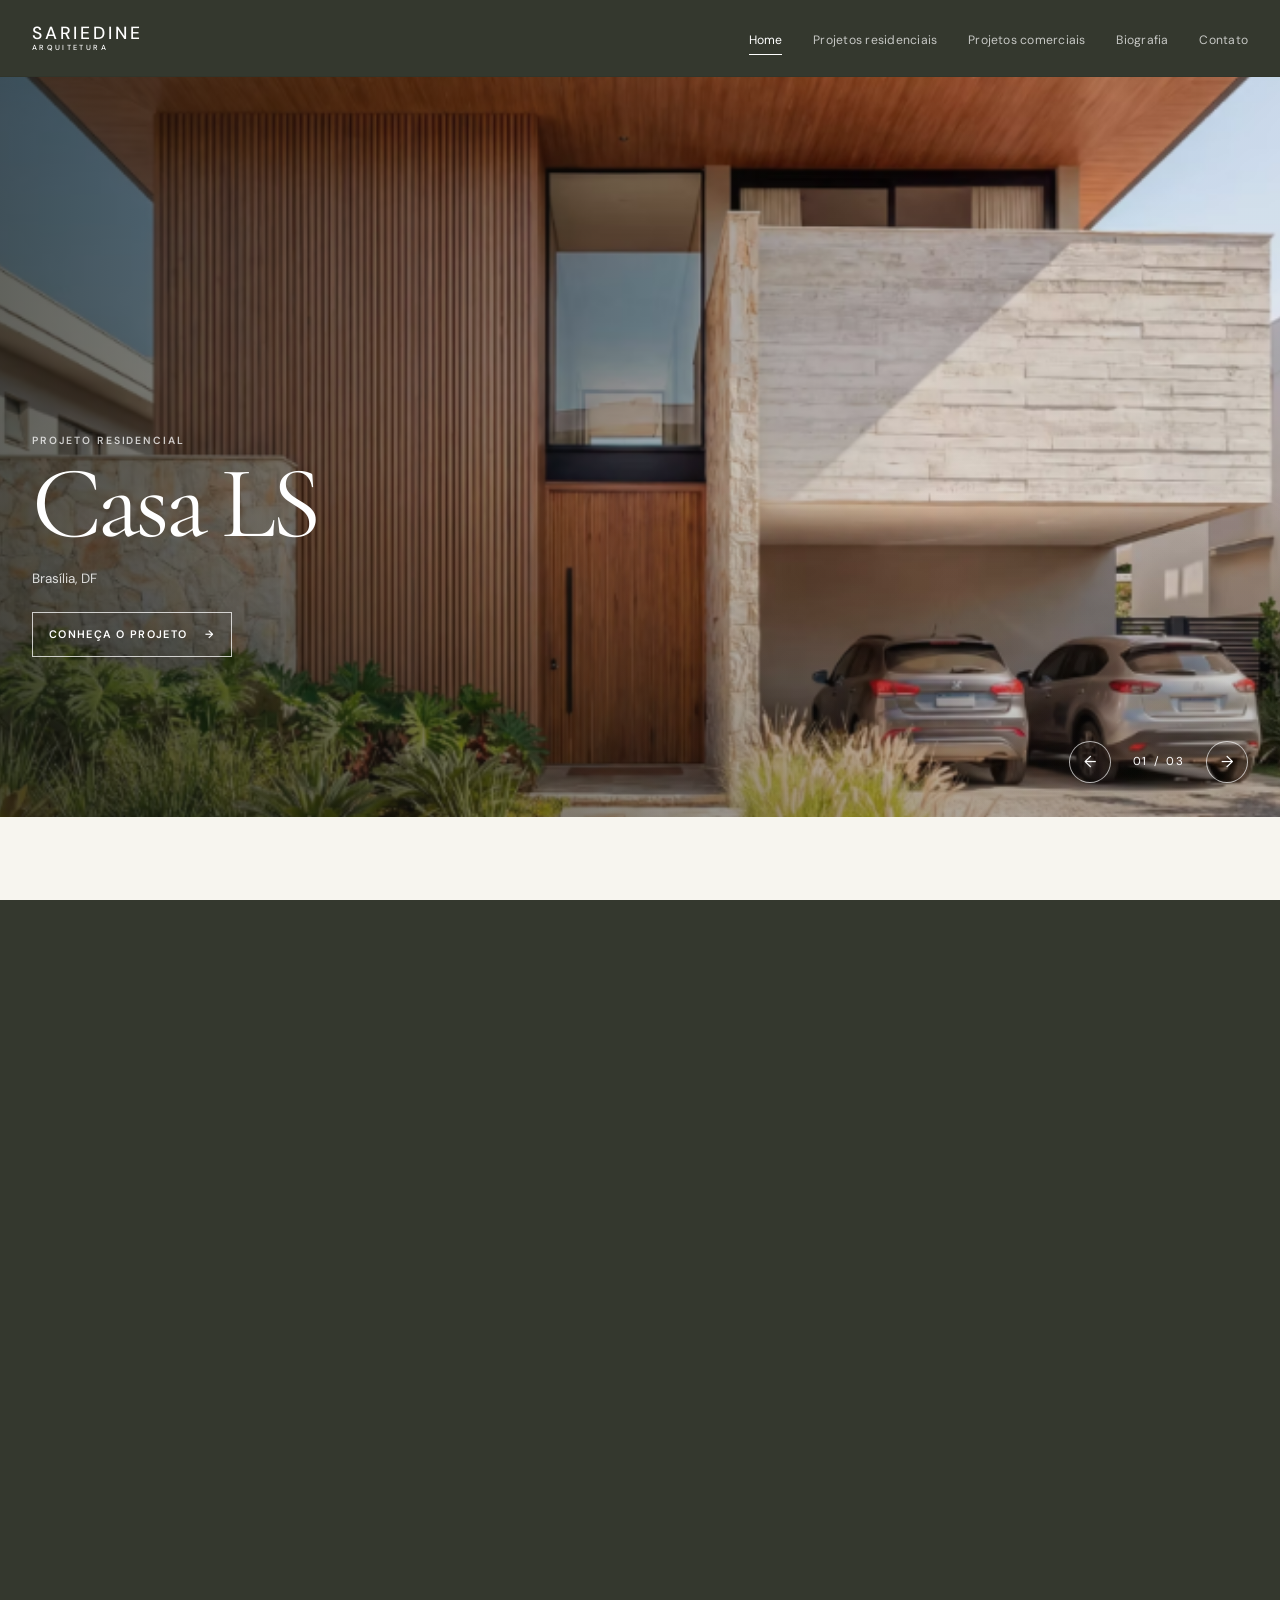
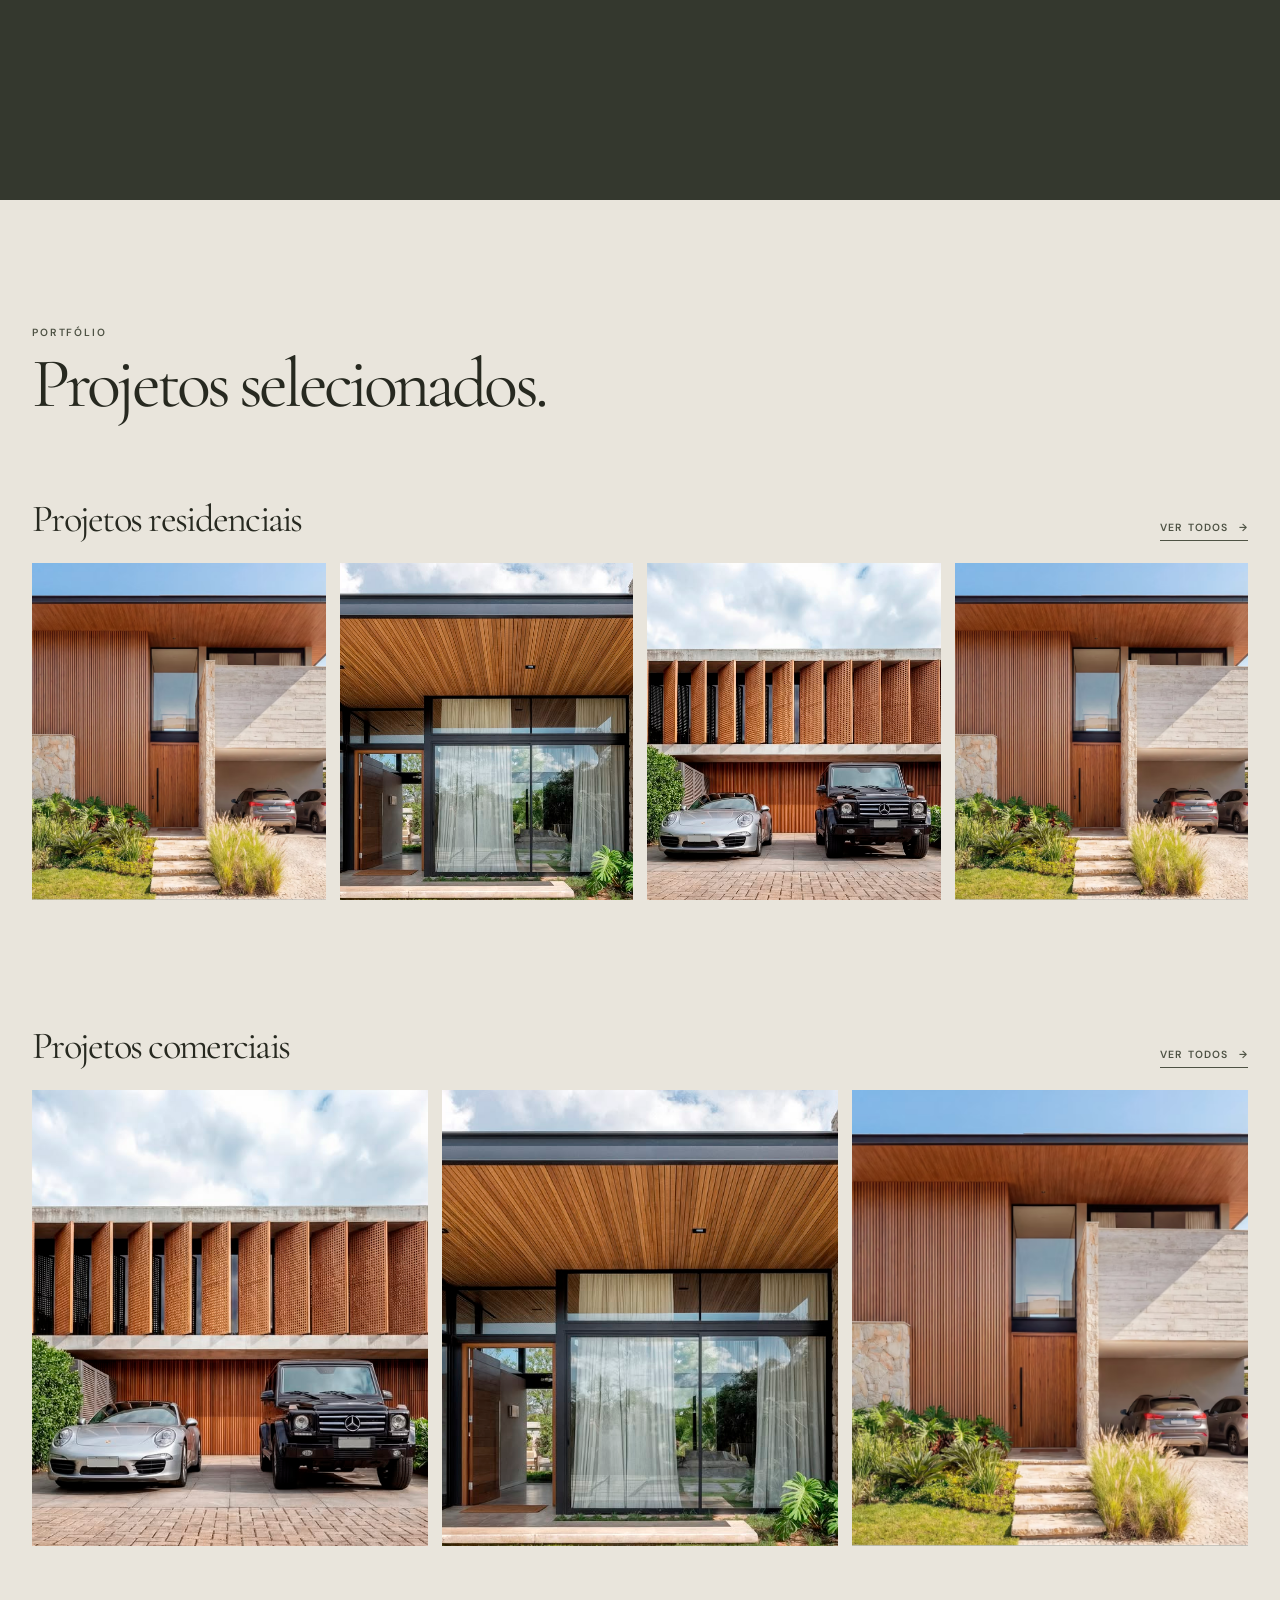
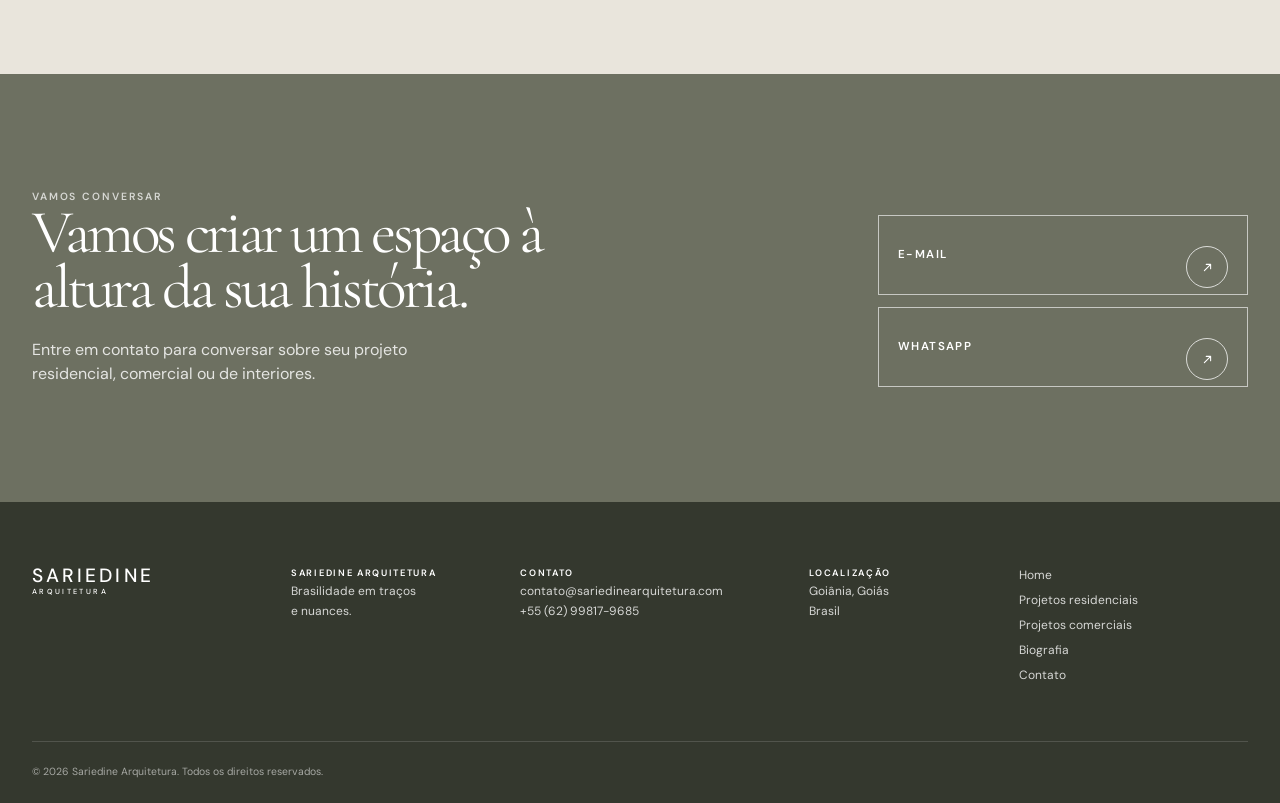
<file: index.html>
<!DOCTYPE html>
<html lang="pt-BR">
<head>
  <meta charset="UTF-8">
  <meta name="viewport" content="width=device-width, initial-scale=1.0">

  <title>Sariedine Arquitetura | Arquitetura residencial de alto padrão</title>
  <meta
    name="description"
    content="Sariedine Arquitetura — ateliê de arquitetura autoral voltado ao nicho residencial de alto padrão."
  >
  <link rel="stylesheet" href="style.css">
</head>

<body class="is-loading">
<div class="page-transition" aria-hidden="true">
  <div class="page-transition-brand">
    <span class="page-transition-name">SARIEDINE</span>
    <span class="page-transition-subtitle">ARQUITETURA</span>
  </div>
</div>
    
  <!-- Cabeçalho -->
  <header class="site-header">
    <div class="header-inner">
      <a href="index.html" class="brand" aria-label="Sariedine Arquitetura — página inicial">
        <span class="brand-name">SARIEDINE</span>
        <span class="brand-subtitle">ARQUITETURA</span>
      </a>
      

      <!-- Navegação desktop -->
      <nav class="desktop-nav" aria-label="Navegação principal">
        <a class="nav-link is-active" href="index.html">Home</a>
        <a class="nav-link" href="projetos-residenciais.html">Projetos residenciais</a>
        <a class="nav-link" href="projetos-comerciais.html">Projetos comerciais</a>
        <a class="nav-link" href="#biografia">Biografia</a>
        <a class="nav-link" href="#contato">Contato</a>
      </nav>

      <!-- Botão menu mobile -->
      <button
        class="menu-toggle"
        type="button"
        aria-label="Abrir menu"
        aria-expanded="false"
        aria-controls="mobile-menu"
      >
        <span></span>
        <span></span>
        <span></span>
      </button>
    </div>

    <!-- Menu mobile -->
    <nav id="mobile-menu" class="mobile-menu" aria-label="Menu mobile">
      <a class="mobile-nav-link is-active" href="index.html">Home</a>
      <a class="mobile-nav-link" href="projetos-residenciais.html">Projetos residenciais</a>
      <a class="mobile-nav-link" href="projetos-comerciais.html">Projetos comerciais</a>
      <a class="mobile-nav-link" href="#biografia">Biografia</a>
      <a class="mobile-nav-link" href="#contato">Contato</a>
    </nav>
  </header>

  <main>
    <!-- Hero: carrossel de projetos -->
    <section class="hero" aria-label="Projetos em destaque">
      <div class="hero-slider">
        <!-- Slide 01 -->
       <!-- Slide 01 -->
<article class="hero-slide is-active">
  <a
    href="projeto.html"
    class="hero-slide-link"
    aria-label="Ver projeto Casa LS"
  >
    <img
      src="src/casa-ls.png"
      alt="Fachada contemporânea do projeto Casa LS"
      fetchpriority="high"
    >
    <div class="hero-overlay"></div>

    <div class="hero-content">
      <p class="hero-eyebrow">Projeto residencial</p>
      <h1>Casa LS</h1>
      <p class="hero-location">Brasília, DF</p>
      <span class="hero-cta">
        Conheça o projeto <span aria-hidden="true">→</span>
      </span>
    </div>
  </a>
</article>

        <!-- Slide 02 -->
        <article class="hero-slide">
          <a href="projeto.html" class="hero-slide-link" aria-label="Ver projeto Casa do Lago">
            <img
              src="src/casa-lago.jpg"
              alt="Residência de alto padrão integrada à natureza"
              loading="lazy"
            >
            <div class="hero-overlay"></div>

            <div class="hero-content">
              <p class="hero-eyebrow">Projeto residencial</p>
              <h1>Casa do Lago</h1>
              <p class="hero-location">Goiânia, GO</p>
              <span class="hero-cta">Conheça o projeto <span aria-hidden="true">→</span></span>
            </div>
          </a>
        </article>

        <!-- Slide 03 -->
        <article class="hero-slide">
          <a href="projeto.html" class="hero-slide-link" aria-label="Ver projeto Casa do Cerrado">
            <img
              src="src/casa-cerrado.jpg"
              alt="Residência contemporânea com madeira, pedra e jardins"
              loading="lazy"
            >
            <div class="hero-overlay"></div>

            <div class="hero-content">
              <p class="hero-eyebrow">Projeto residencial</p>
              <h1>Casa do Cerrado</h1>
              <p class="hero-location">Brasília, DF</p>
              <span class="hero-cta">Conheça o projeto <span aria-hidden="true">→</span></span>
            </div>
          </a>
        </article>

        <!-- Controles do carrossel -->
        <div class="hero-controls">
          <button class="hero-arrow hero-prev" type="button" aria-label="Projeto anterior">
            <span aria-hidden="true">←</span>
          </button>

          <p class="hero-count" aria-live="polite">
            <span class="hero-current">01</span>
            <span class="hero-divider">/</span>
            <span class="hero-total">03</span>
          </p>

          <button class="hero-arrow hero-next" type="button" aria-label="Próximo projeto">
            <span aria-hidden="true">→</span>
          </button>
        </div>
      </div>
    </section> 

    <!-- Sobre o ateliê / Biografia -->
    <section id="biografia" class="about-studio reveal-on-scroll">
      <div class="container about-grid">
        <div class="about-image-wrap">
          <img
            src="src/vic.jpg"
            alt="Victor Sariedine, arquiteto e fundador da Sariedine Arquitetura"
            loading="lazy"
          >
        </div>

        <div class="about-content">
          <p class="section-eyebrow">Sobre o ateliê</p>

          <h2>Arquitetura autoral para viver com significado.</h2>

          <p>
           Sariedine Arquitetura é um ateliê de criação onde a alma brasileira 
           encontra forma : cada projeto é tecido com tato e traduzido em espaços de alto valor e significado.
          </p>
           <p>
            Inspirado pelo trabalho de escritórios e personalidades influentes, o arquiteto Victor traz uma abordagem singular e autoral para sua arquitetura.​
           </p>
          <p>
            Com um estilo moderno e apreciação pela estética dos materiais, os projetos da Sariedine são exclusivos, singulares e atemporais. Eles exibem uma elegância distinta, típica de uma Arquitetura Autoral. 
          </p>

          <div class="architect-quote">
            <p>
             “Passados anos de experiência em Brasília e Goiânia, tive a oportunidade de trabalhar com arquitetos renomados, que influenciaram diretamente na construção do meu estilo, que por conta disso, é único.”
            </p>

            <span>Victor Sariedine — Arquiteto</span>
          </div>
        </div>
      </div>
    </section>

        <!-- Prévia de projetos -->
    <section class="projects-preview reveal-on-scroll"aria-labelledby="projects-preview-title">
      <div class="container">
        <div class="projects-preview-heading">
          <div>
            <p class="section-eyebrow">Portfólio</p>
            <h2 id="projects-preview-title">Projetos selecionados.</h2>
          </div>
        </div>

        <!-- Projetos residenciais -->
        <div class="project-category">
          <div class="project-category-header">
            <h3>Projetos residenciais</h3>
            <a href="projetos-residenciais.html" class="category-link">
              Ver todos <span aria-hidden="true">→</span>
            </a>
          </div>

          <div class="preview-grid preview-grid-residential">
            <!-- Residencial 01 -->
            <a href="projeto.html" class="preview-project">
              <img
                src="src/casa-ls.png"
                alt="Casa LS, projeto residencial em Brasília"
                loading="lazy">
              <span class="preview-project-overlay">
      <span class="preview-project-name">Casa LS</span>
      <span class="gallery-project-arrow" aria-hidden="true">
      <svg
      viewBox="0 0 24 24"
      width="18"
      height="18"
      fill="none"
      xmlns="http://www.w3.org/2000/svg">
 <path d="M7 17L17 7M10 7H17V14"
  stroke="currentColor"
  stroke-width="1.7"
  stroke-linecap="round"
  stroke-linejoin="round"/>
      </svg></span>
            </a>
            <!-- Residencial 02 -->
            <a href="projeto.html" class="preview-project">
              <img
                src="src/casa-lago.jpg"
                alt="Casa do Lago, projeto residencial"
                loading="lazy"
              >
              <span class="preview-project-overlay">
                <span class="preview-project-name">Casa do Lago</span>
                 <span class="gallery-project-arrow" aria-hidden="true">
      <svg
      viewBox="0 0 24 24"
      width="18"
      height="18"
      fill="none"
      xmlns="http://www.w3.org/2000/svg">
      <path d="M7 17L17 7M10 7H17V14"
  stroke="currentColor"
  stroke-width="1.7"
  stroke-linecap="round"
  stroke-linejoin="round"/>
      </svg></span>
            </a>


            <!-- Residencial 03 -->
            <a href="projeto.html" class="preview-project">
              <img
                src="src/casa-cerrado.jpg"
                alt="Casa do Cerrado, projeto residencial"
                loading="lazy">
              <span class="preview-project-overlay">
                <span class="preview-project-name">Casa do Cerrado</span>
                <span class="gallery-project-arrow" aria-hidden="true">
      <svg
      viewBox="0 0 24 24"
      width="18"
      height="18"
      fill="none"
      xmlns="http://www.w3.org/2000/svg">
      <path d="M7 17L17 7M10 7H17V14"
  stroke="currentColor"
  stroke-width="1.7"
  stroke-linecap="round"
  stroke-linejoin="round"/>
      </svg></span>
            </a>

            <!-- Residencial 04 -->
            <a href="projeto.html" class="preview-project">
              <img
                src="src/casa-ls.png"
                alt="Casa Jardim, projeto residencial"
                loading="lazy">
              <span class="preview-project-overlay">
                <span class="preview-project-name">Casa Jardim</span>
                 <span class="gallery-project-arrow" aria-hidden="true">
      <svg
      viewBox="0 0 24 24"
      width="18"
      height="18"
      fill="none"
      xmlns="http://www.w3.org/2000/svg">
      <path d="M7 17L17 7M10 7H17V14"
  stroke="currentColor"
  stroke-width="1.7"
  stroke-linecap="round"
  stroke-linejoin="round"/>
      </svg></span>
            </a>
          </div>
        </div>

        <!-- Projetos comerciais -->
        <div class="project-category project-category-commercial">
          <div class="project-category-header">
            <h3>Projetos comerciais</h3>
            <a href="projetos-comerciais.html" class="category-link">
              Ver todos <span aria-hidden="true">→</span>
            </a>
          </div>

          <div class="preview-grid preview-grid-commercial">
            <!-- Comercial 01 -->
            <a href="projeto2.html" class="preview-project">
              <img
                src="src/casa-cerrado.jpg"
                alt="Projeto comercial de loja"
                loading="lazy"
              >
              <span class="preview-project-overlay">
                <span class="preview-project-name">Nome do Projeto</span>
                 <span class="gallery-project-arrow" aria-hidden="true">
      <svg
      viewBox="0 0 24 24"
      width="18"
      height="18"
      fill="none"
      xmlns="http://www.w3.org/2000/svg">
     <path d="M7 17L17 7M10 7H17V14"
  stroke="currentColor"
  stroke-width="1.7"
  stroke-linecap="round"
  stroke-linejoin="round"/>
      </svg></span>
            </a>

            <!-- Comercial 02 -->
            <a href="projeto2.html" class="preview-project">
              <img
                src="src/casa-lago.jpg"
                alt="Projeto comercial de restaurante"
                loading="lazy"
              >
              <span class="preview-project-overlay">
                <span class="preview-project-name">Nome do Projeto</span>
                <span class="gallery-project-arrow" aria-hidden="true">
      <svg
      viewBox="0 0 24 24"
      width="18"
      height="18"
      fill="none"
      xmlns="http://www.w3.org/2000/svg">
      <path d="M7 17L17 7M10 7H17V14"
  stroke="currentColor"
  stroke-width="1.7"
  stroke-linecap="round"
  stroke-linejoin="round"/>
      </svg></span>
              </span>
            </a>

            <!-- Comercial 03 -->
            <a href="projeto2.html" class="preview-project">
              <img
                src="src/casa-ls.png"
                alt="Projeto comercial de escritório"
                loading="lazy"
              >
              <span class="preview-project-overlay">
                <span class="preview-project-name">Nome do Projeto</span>
                <span class="gallery-project-arrow" aria-hidden="true">
      <svg
      viewBox="0 0 24 24"
      width="18"
      height="18"
      fill="none"
      xmlns="http://www.w3.org/2000/svg">
     <path d="M7 17L17 7M10 7H17V14"
  stroke="currentColor"
  stroke-width="1.7"
  stroke-linecap="round"
  stroke-linejoin="round"/>
      </svg></span>
              </span>
            </a>
          </div>
        </div>
      </div>
    </section>

    <!-- Contato -->
    <section id="contato" class="contact-section reveal-on-scroll">
      <div class="container contact-grid">
        <div class="contact-copy">
          <p class="section-eyebrow">Vamos conversar</p>
          <h2>Vamos criar um espaço à altura da sua história.</h2>
          <p>
            Entre em contato para conversar sobre seu projeto residencial,
            comercial ou de interiores.
          </p>
        </div>

        <div class="contact-actions">
          <a class="contact-button" href="mailto:contato@sariedinearquitetura.com">
            <span>E-mail</span>
             <span class="gallery-project-arrow" aria-hidden="true">
      <svg
      viewBox="0 0 24 24"
      width="18"
      height="18"
      fill="none"
      xmlns="http://www.w3.org/2000/svg">
     <path d="M7 17L17 7M10 7H17V14"
  stroke="currentColor"
  stroke-width="1.7"
  stroke-linecap="round"
  stroke-linejoin="round"/>
      </svg></span>
          </a>

          <a
            class="contact-button"
            href="https://wa.me/5562998179685?text=Olá%2C%20gostaria%20de%20conversar%20sobre%20um%20projeto."
            target="_blank"
            rel="noopener noreferrer"
          >
            <span>WhatsApp</span>
             <span class="gallery-project-arrow" aria-hidden="true">
      <svg
      viewBox="0 0 24 24"
      width="18"
      height="18"
      fill="none"
      xmlns="http://www.w3.org/2000/svg">
 <path d="M7 17L17 7M10 7H17V14"
  stroke="currentColor"
  stroke-width="1.7"
  stroke-linecap="round"
  stroke-linejoin="round"/>
      </svg></span>
          </a>
        </div>
      </div>
    </section>
  </main>

  <!-- Rodapé -->
  <footer class="site-footer">
    <div class="container footer-top">
      <a href="index.html" class="footer-brand" aria-label="Sariedine Arquitetura — página inicial">
        <span class="brand-name">SARIEDINE</span>
        <span class="brand-subtitle">ARQUITETURA</span>
      </a>

      <div class="footer-column">
        <p class="footer-label">Sariedine Arquitetura</p>
        <p>Brasilidade em traços<br>e nuances.</p>
      </div>

      <div class="footer-column">
        <p class="footer-label">Contato</p>
        <a href="mailto:contato@sariedinearquitetura.com">contato@sariedinearquitetura.com</a>
        <a
          href="https://wa.me/5562998179685"
          target="_blank"
          rel="noopener noreferrer"
        >
          +55 (62) 99817-9685
        </a>
      </div>

      <div class="footer-column">
        <p class="footer-label">Localização</p>
        <p>
          Goiânia, Goiás<br>
          Brasil
        </p>
      </div>

      <nav class="footer-nav" aria-label="Navegação do rodapé">
        <a href="index.html">Home</a>
        <a href="projetos-residenciais.html">Projetos residenciais</a>
        <a href="projetos-comerciais.html">Projetos comerciais</a>
        <a href="#biografia">Biografia</a>
        <a href="#contato">Contato</a>
      </nav>
    </div>

    <div class="container footer-bottom">
      <p>© 2026 Sariedine Arquitetura. Todos os direitos reservados.</p>
    </div>
  </footer>
 <button
    class="botao-topo"
    id="botao-topo"
    type="button"
    aria-label="Voltar ao início"
  >
    <span aria-hidden="true">↑</span>
  </button>
  <script src="script.js"></script>
</body>
</html>
</file>
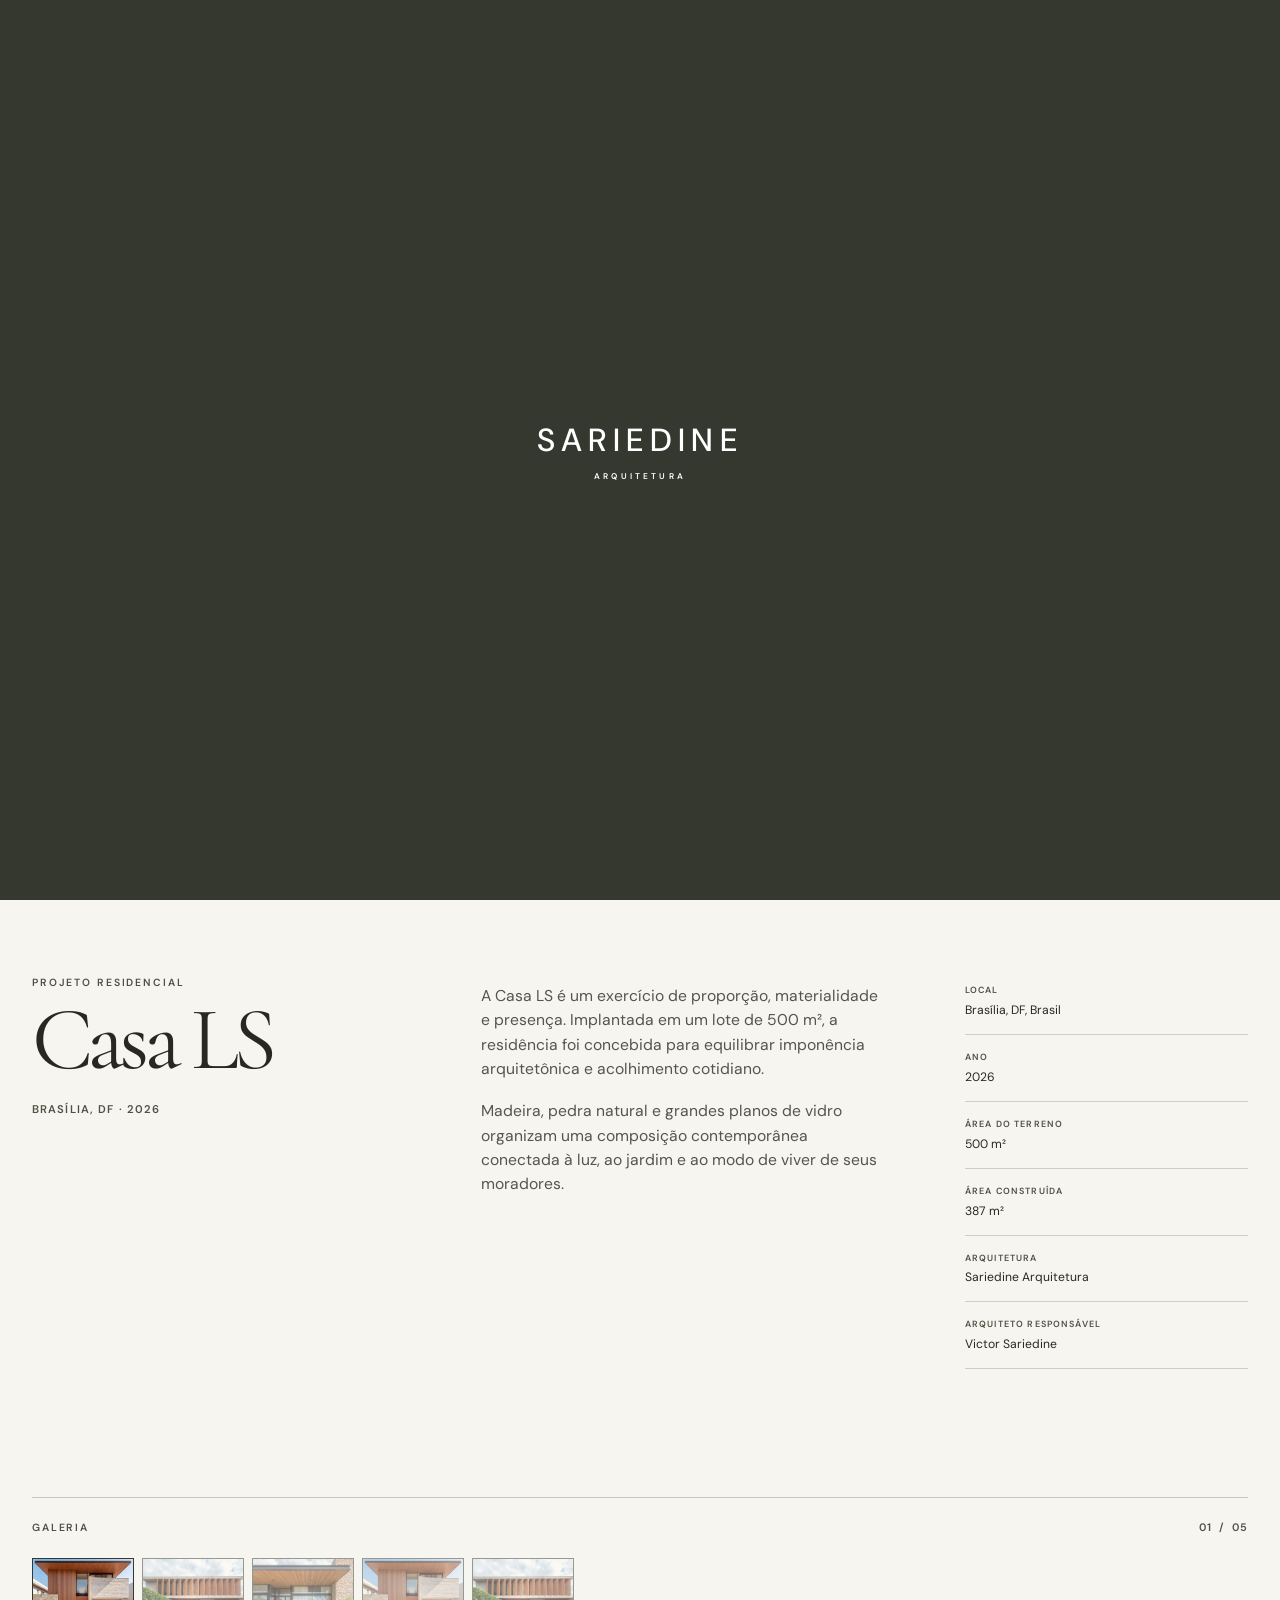
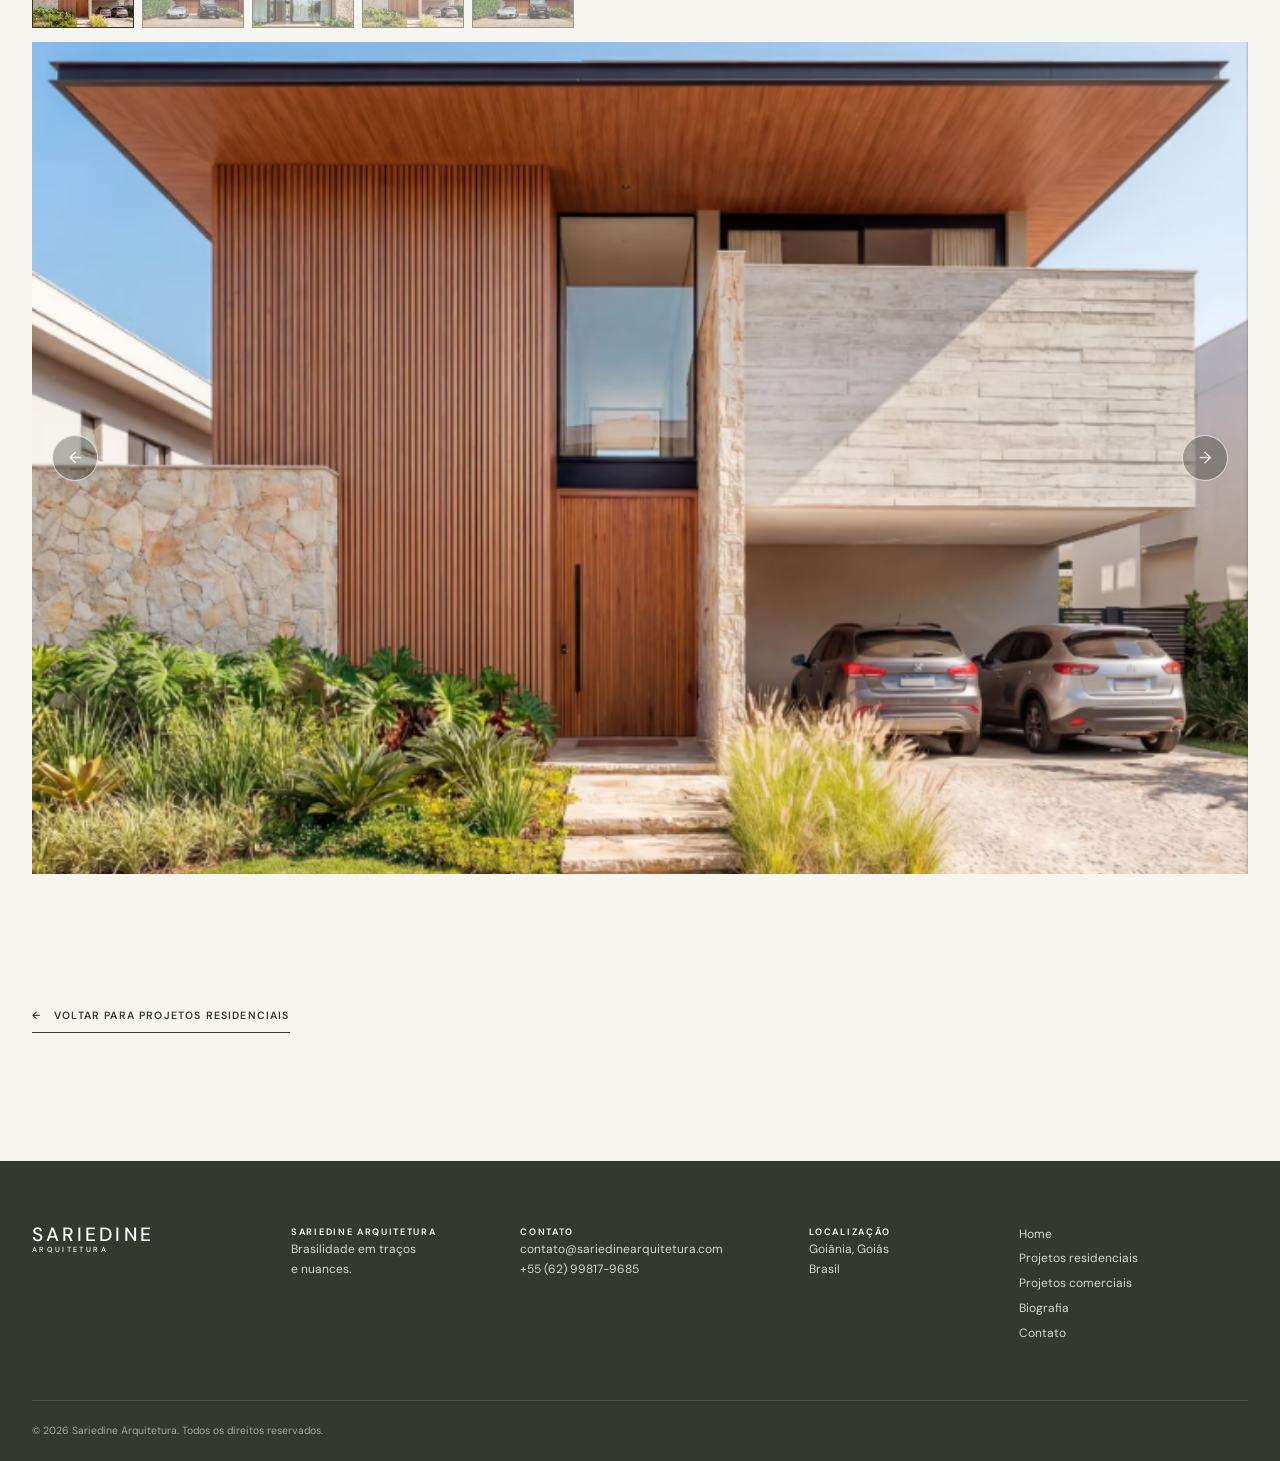
<file: projeto.html>
<!DOCTYPE html>
<html lang="pt-BR">
<head>
  <meta charset="UTF-8">
  <meta name="viewport" content="width=device-width, initial-scale=1.0">

  <title>Casa LS | Sariedine Arquitetura</title>
  <meta
    name="description"
    content="Casa LS, projeto residencial de alto padrão assinado pela Sariedine Arquitetura."
  >

  <link rel="stylesheet" href="style.css">
</head>

<body>
<div class="page-transition" aria-hidden="true">
  <div class="page-transition-brand">
    <span class="page-transition-name">SARIEDINE</span>
    <span class="page-transition-subtitle">ARQUITETURA</span>
  </div>
</div>
  <header class="site-header">
    <div class="header-inner">
      <a href="index.html" class="brand" aria-label="Sariedine Arquitetura — página inicial">
        <span class="brand-name">SARIEDINE</span>
        <span class="brand-subtitle">ARQUITETURA</span>
      </a>

      <nav class="desktop-nav" aria-label="Navegação principal">
        <a class="nav-link" href="index.html">Home</a>
        <a class="nav-link is-active" href="projetos-residenciais.html">Projetos residenciais</a>
        <a class="nav-link" href="projetos-comerciais.html">Projetos comerciais</a>
        <a class="nav-link" href="index.html#biografia">Biografia</a>
        <a class="nav-link" href="index.html#contato">Contato</a>
      </nav>

      <button
        class="menu-toggle"
        type="button"
        aria-label="Abrir menu"
        aria-expanded="false"
        aria-controls="mobile-menu"
      >
        <span></span>
        <span></span>
        <span></span>
      </button>
    </div>

    <nav id="mobile-menu" class="mobile-menu" aria-label="Menu mobile">
      <a class="mobile-nav-link" href="index.html">Home</a>
      <a class="mobile-nav-link is-active" href="projetos-residenciais.html">Projetos residenciais</a>
      <a class="mobile-nav-link" href="projetos-comerciais.html">Projetos comerciais</a>
      <a class="mobile-nav-link" href="index.html#biografia">Biografia</a>
      <a class="mobile-nav-link" href="index.html#contato">Contato</a>
    </nav>
  </header>

  <main>
    <section class="project-hero">
      <img
        src="src/casa-ls.png"
        alt="Fachada contemporânea da Casa LS"
        fetchpriority="high"
      >
    </section>

    <section class="project-overview">
      <div class="container project-overview-grid">
        <div class="project-title-block">
          <p class="section-eyebrow">Projeto residencial</p>
          <h1>Casa LS</h1>
          <p class="project-location">Brasília, DF · 2026</p>
        </div>

        <div class="project-description">
          <p>
            A Casa LS é um exercício de proporção, materialidade e presença.
            Implantada em um lote de 500 m², a residência foi concebida para
            equilibrar imponência arquitetônica e acolhimento cotidiano.
          </p>

          <p>
            Madeira, pedra natural e grandes planos de vidro organizam uma
            composição contemporânea conectada à luz, ao jardim e ao modo de
            viver de seus moradores.
          </p>
        </div>

        <dl class="project-facts">
          <div>
            <dt>Local</dt>
            <dd>Brasília, DF, Brasil</dd>
          </div>

          <div>
            <dt>Ano</dt>
            <dd>2026</dd>
          </div>

          <div>
            <dt>Área do terreno</dt>
            <dd>500 m²</dd>
          </div>

          <div>
            <dt>Área construída</dt>
            <dd>387 m²</dd>
          </div>

          <div>
            <dt>Arquitetura</dt>
            <dd>Sariedine Arquitetura</dd>
          </div>

          <div>
            <dt>Arquiteto responsável</dt>
            <dd>Victor Sariedine</dd>
          </div>
        </dl>
      </div>
    </section>

    <section class="project-gallery-section" aria-label="Galeria da Casa LS">
      <div class="container">
        <div class="project-gallery-heading">
          <p class="section-eyebrow">Galeria</p>
          <p class="project-gallery-count">
            <span class="project-current-image">01</span>
            <span>/</span>
            <span class="project-total-images">05</span>
          </p>
        </div>

        <div class="project-thumbnails" role="tablist" aria-label="Selecionar imagem da Casa LS">
          <button
            class="project-thumb is-active"
            type="button"
            role="tab"
            aria-selected="true"
            aria-label="Ver imagem 1 da Casa LS"
            data-image="src/casa-ls.png"
            data-alt="Fachada contemporânea da Casa LS"
          >
            <img src="src/casa-ls.png" alt="casa-ls">
          </button>

          <button
            class="project-thumb"
            type="button"
            role="tab"
            aria-selected="false"
            aria-label="Ver imagem 2 da Casa LS"
            data-image="src/casa-cerrado.jpg"
            data-alt="Vista da Casa LS"
          >
            <img src="src/casa-cerrado.jpg" alt="casa-ls">
          </button>

          <button
            class="project-thumb"
            type="button"
            role="tab"
            aria-selected="false"
            aria-label="Ver imagem 3 da Casa LS"
            data-image="src/casa-lago.jpg"
            data-alt="Área social integrada da Casa LS"
          >
            <img src="src/casa-lago.jpg" alt="casa-do-lago">
          </button>

          <button
            class="project-thumb"
            type="button"
            role="tab"
            aria-selected="false"
            aria-label="Ver imagem 4 da Casa LS"
            data-image="src/casa-ls.png"
            data-alt="Vista do jardim e piscina da Casa LS"
          >
            <img src="src/casa-ls.png" alt="casa-ls-2">
          </button>

          <button
            class="project-thumb"
            type="button"
            role="tab"
            aria-selected="false"
            aria-label="Ver imagem 5 da Casa LS"
            data-image="src/casa-cerrado.jpg"
            data-alt="Detalhe de interior da Casa LS"
          >
            <img src="src/casa-cerrado.jpg" alt="casa-cerrado">
          </button>
        </div>

        <div class="project-main-image-wrap">
          <button
            class="project-gallery-arrow project-gallery-prev"
            type="button"
            aria-label="Imagem anterior"
          >
            <span aria-hidden="true">←</span>
          </button>

          <button
            class="project-main-image-button"
            type="button"
            aria-label="Expandir imagem atual da Casa LS"
          >
            <img
              class="project-main-image"
              src="src/casa-ls.png"
              alt="Fachada contemporânea da Casa LS"
            >
            <span class="gallery-project-arrow" aria-hidden="true">
      <svg
      viewBox="0 0 24 24"
      width="18"
      height="18"
      fill="none"
      xmlns="http://www.w3.org/2000/svg">
      <path d="M7 17L17 7M10 7H17V14"
  stroke="currentColor"
  stroke-width="1.7"
  stroke-linecap="round"
  stroke-linejoin="round"/>
      </svg></span>
          </button>

          <button
            class="project-gallery-arrow project-gallery-next"
            type="button"
            aria-label="Próxima imagem"
          >
            <span aria-hidden="true">→</span>
          </button>
        </div>
      </div>
    </section>

    <section class="project-back-section">
      <div class="container">
        <a class="project-back-link" href="projetos-residenciais.html">
          <span aria-hidden="true">←</span>
          Voltar para projetos residenciais
        </a>
      </div>
    </section>
  </main>

  <footer class="site-footer">
    <div class="container footer-top">
      <a href="index.html" class="footer-brand" aria-label="Sariedine Arquitetura — página inicial">
        <span class="brand-name">SARIEDINE</span>
        <span class="brand-subtitle">ARQUITETURA</span>
      </a>

      <div class="footer-column">
        <p class="footer-label">Sariedine Arquitetura</p>
        <p>Brasilidade em traços<br>e nuances.</p>
      </div>

      <div class="footer-column">
        <p class="footer-label">Contato</p>
        <a href="mailto:contato@sariedinearquitetura.com">contato@sariedinearquitetura.com</a>
        <a href="https://wa.me/5562998179685" target="_blank" rel="noopener noreferrer">
          +55 (62) 99817-9685
        </a>
      </div>

      <div class="footer-column">
        <p class="footer-label">Localização</p>
        <p>Goiânia, Goiás<br>Brasil</p>
      </div>

      <nav class="footer-nav" aria-label="Navegação do rodapé">
        <a href="index.html">Home</a>
        <a href="projetos-residenciais.html">Projetos residenciais</a>
        <a href="projetos-comerciais.html">Projetos comerciais</a>
        <a href="index.html#biografia">Biografia</a>
        <a href="index.html#contato">Contato</a>
      </nav>
    </div>

    <div class="container footer-bottom">
      <p>© 2026 Sariedine Arquitetura. Todos os direitos reservados.</p>
    </div>
  </footer>

  <dialog class="image-lightbox" aria-label="Imagem ampliada da Casa LS">
    <button
      class="lightbox-close"
      type="button"
      aria-label="Fechar imagem ampliada"
      autofocus
    >
      <span aria-hidden="true">×</span>
    </button>

    <button
      class="lightbox-arrow lightbox-prev"
      type="button"
      aria-label="Imagem anterior"
    >
      <span aria-hidden="true">←</span>
    </button>

    <img
      class="lightbox-image"
      src="src/casa-ls.png"
      alt="Fachada contemporânea da Casa LS"
    >

    <button
      class="lightbox-arrow lightbox-next"
      type="button"
      aria-label="Próxima imagem"
    >
      <span aria-hidden="true">→</span>
    </button>

    <p class="lightbox-count" aria-live="polite">
      <span class="lightbox-current">01</span>
      <span>/</span>
      <span class="lightbox-total">05</span>
    </p>
  </dialog>

 <button
    class="botao-topo"
    id="botao-topo"
    type="button"
    aria-label="Voltar ao início"
  >
    <span aria-hidden="true">↑</span>
  </button>
  <script src="script.js"></script>
</body>
</html>
</file>
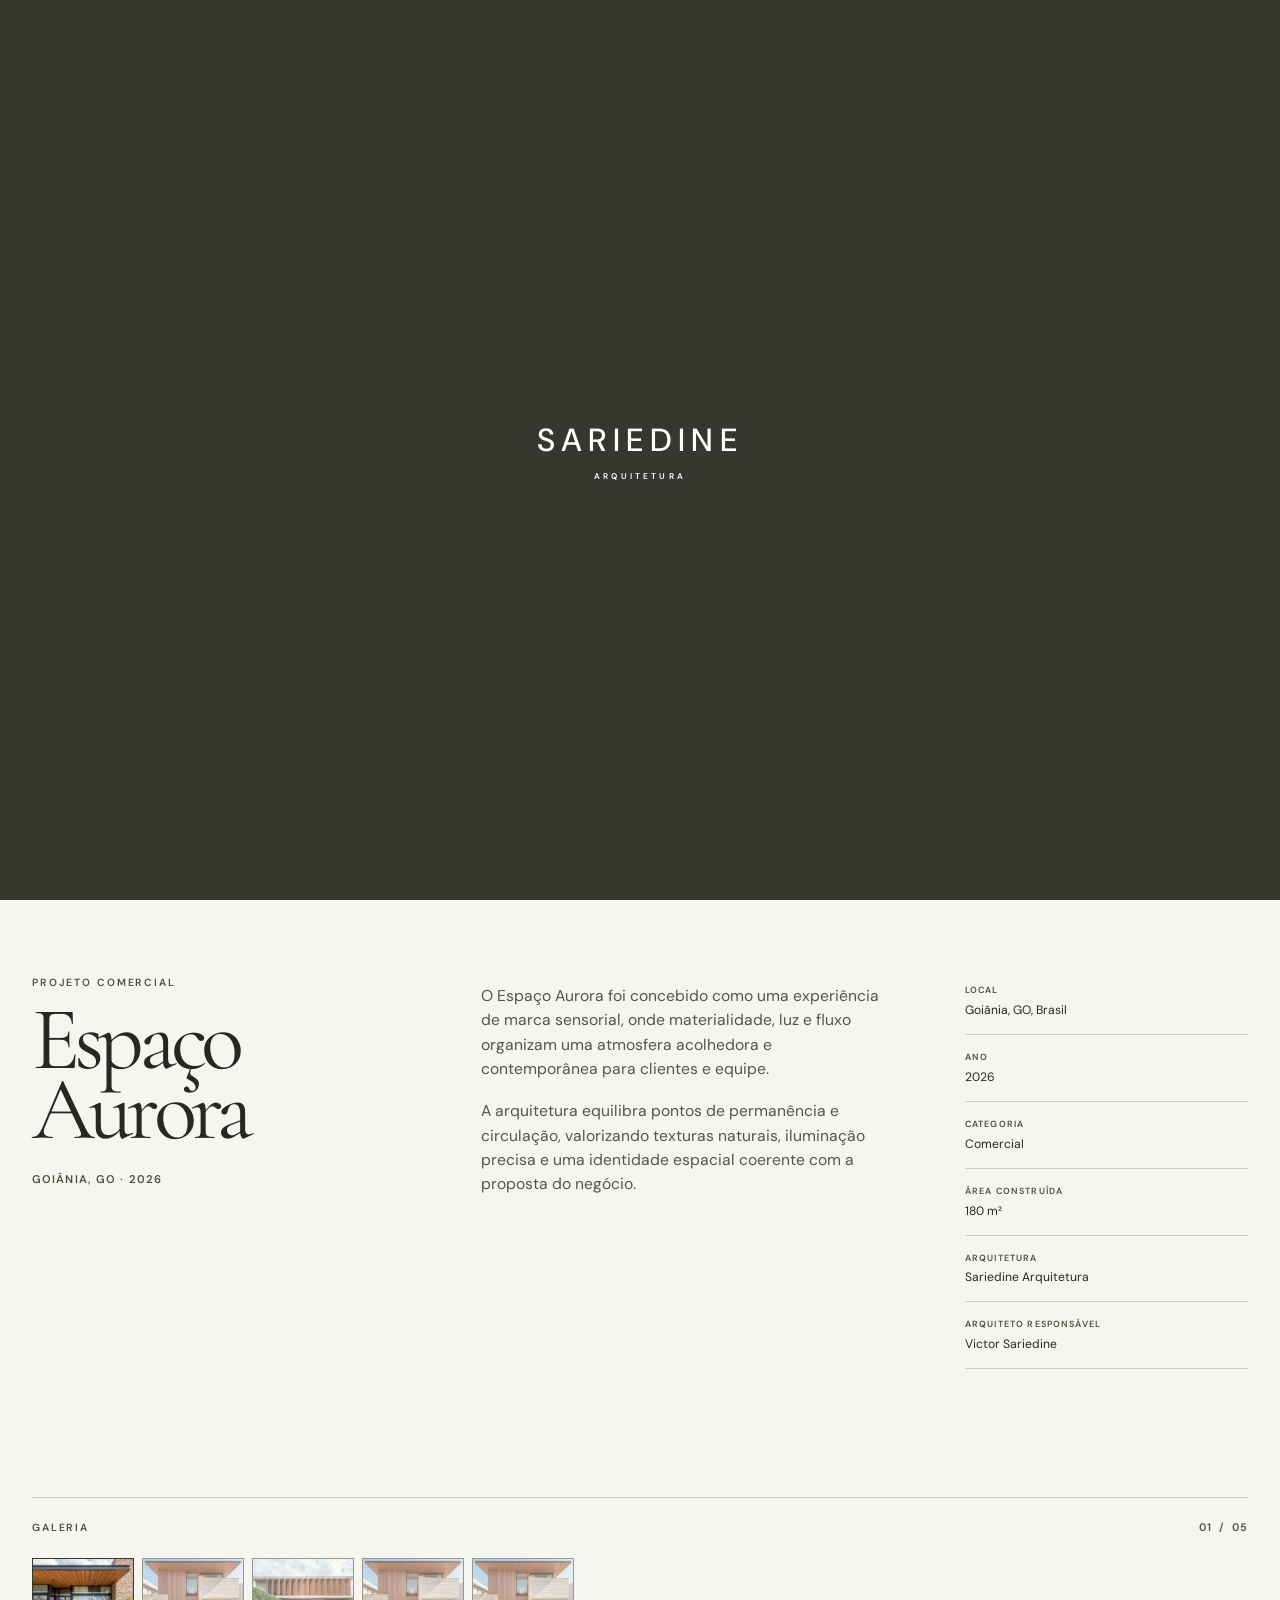
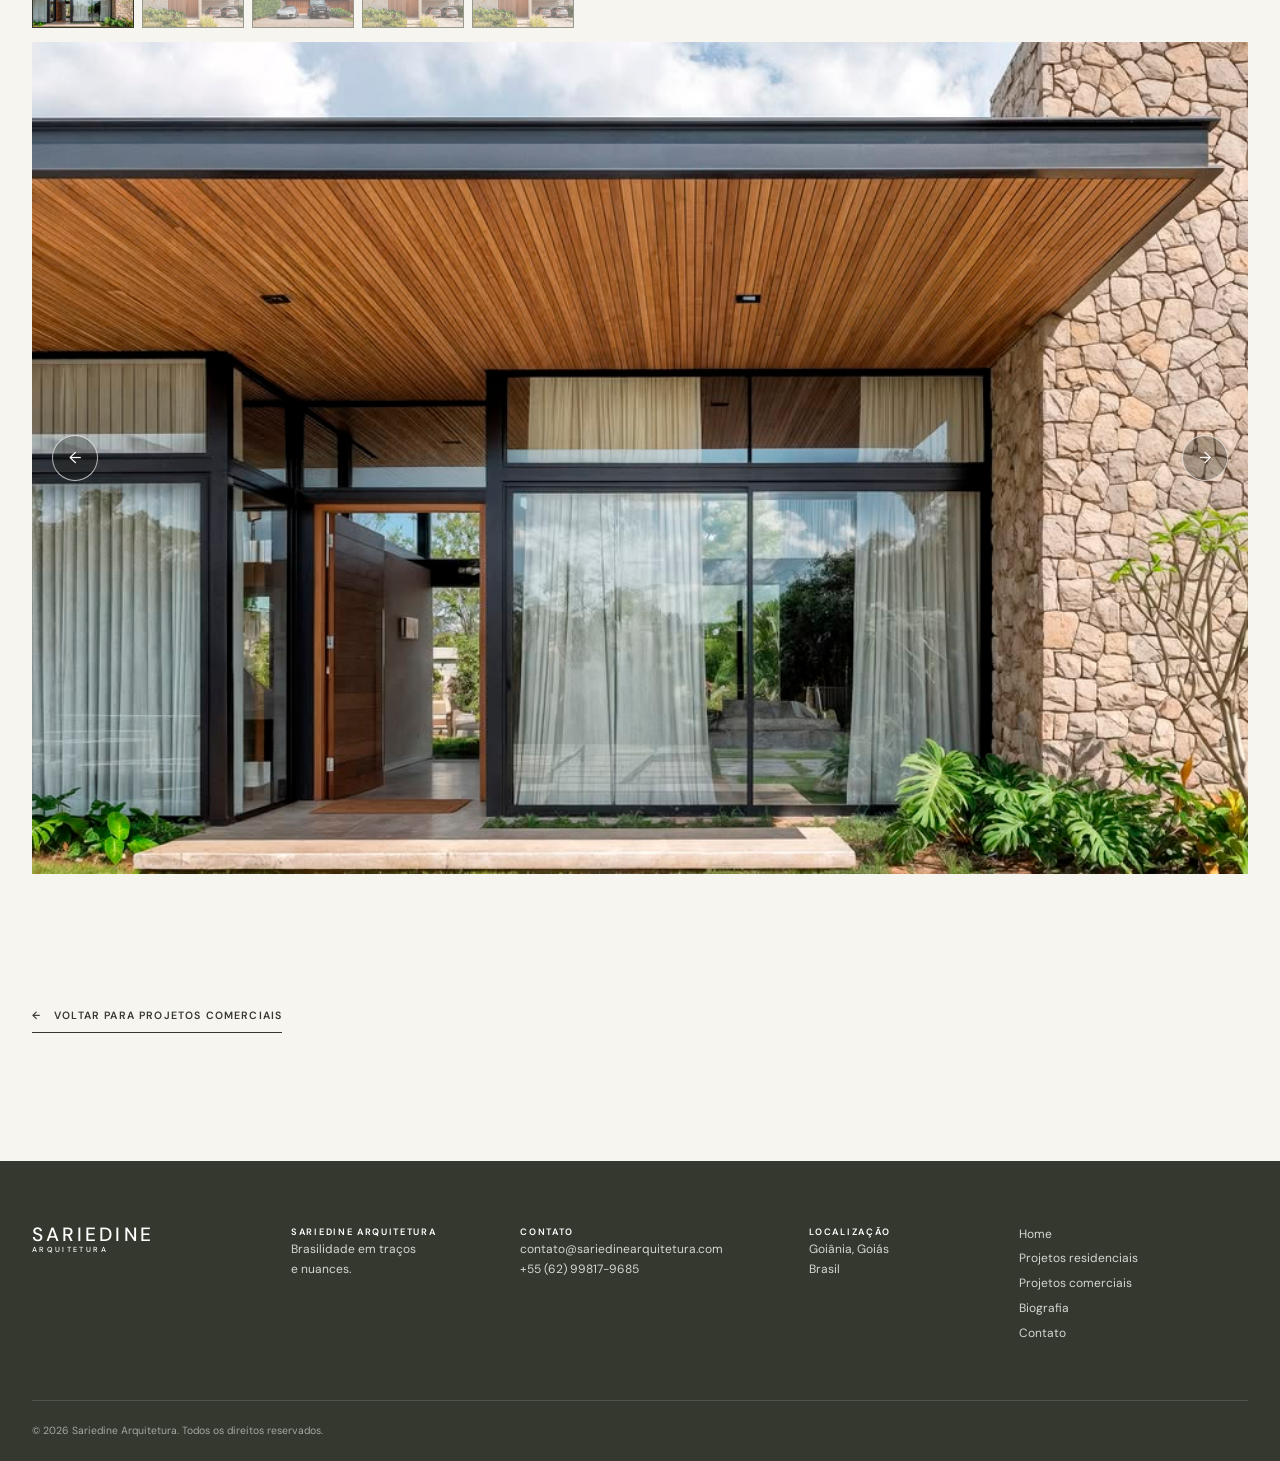
<file: projeto2.html>
<!DOCTYPE html>
<html lang="pt-BR">
<head>
  <meta charset="UTF-8">
  <meta name="viewport" content="width=device-width, initial-scale=1.0">

  <title>Espaço Aurora | Sariedine Arquitetura</title>
  <meta
    name="description"
    content="Espaço Aurora, projeto comercial assinado pela Sariedine Arquitetura."
  >

  <link rel="stylesheet" href="style.css">
</head>

<body>
<div class="page-transition" aria-hidden="true">
  <div class="page-transition-brand">
    <span class="page-transition-name">SARIEDINE</span>
    <span class="page-transition-subtitle">ARQUITETURA</span>
  </div>
</div>
  <header class="site-header">
    <div class="header-inner">
      <a href="index.html" class="brand" aria-label="Sariedine Arquitetura — página inicial">
        <span class="brand-name">SARIEDINE</span>
        <span class="brand-subtitle">ARQUITETURA</span>
      </a>

      <nav class="desktop-nav" aria-label="Navegação principal">
        <a class="nav-link" href="index.html">Home</a>
        <a class="nav-link" href="projetos-residenciais.html">Projetos residenciais</a>
        <a class="nav-link is-active" href="projetos-comerciais.html">Projetos comerciais</a>
        <a class="nav-link" href="index.html#biografia">Biografia</a>
        <a class="nav-link" href="index.html#contato">Contato</a>
      </nav>

      <button
        class="menu-toggle"
        type="button"
        aria-label="Abrir menu"
        aria-expanded="false"
        aria-controls="mobile-menu"
      >
        <span></span>
        <span></span>
        <span></span>
      </button>
    </div>

    <nav id="mobile-menu" class="mobile-menu" aria-label="Menu mobile">
      <a class="mobile-nav-link" href="index.html">Home</a>
      <a class="mobile-nav-link" href="projetos-residenciais.html">Projetos residenciais</a>
      <a class="mobile-nav-link is-active" href="projetos-comerciais.html">Projetos comerciais</a>
      <a class="mobile-nav-link" href="index.html#biografia">Biografia</a>
      <a class="mobile-nav-link" href="index.html#contato">Contato</a>
    </nav>
  </header>

  <main>
    <!-- Banner principal -->
    <section class="project-hero">
      <img
        src="src/casa-cerrado.jpg"
        alt="Vista principal do projeto comercial Espaço Aurora"
        fetchpriority="high"
      >
    </section>

    <!-- Apresentação e ficha técnica -->
    <section class="project-overview">
      <div class="container project-overview-grid">
        <div class="project-title-block">
          <p class="section-eyebrow">Projeto comercial</p>
          <h1>Espaço Aurora</h1>
          <p class="project-location">Goiânia, GO · 2026</p>
        </div>

        <div class="project-description">
          <p>
            O Espaço Aurora foi concebido como uma experiência de marca
            sensorial, onde materialidade, luz e fluxo organizam uma atmosfera
            acolhedora e contemporânea para clientes e equipe.
          </p>

          <p>
            A arquitetura equilibra pontos de permanência e circulação,
            valorizando texturas naturais, iluminação precisa e uma identidade
            espacial coerente com a proposta do negócio.
          </p>
        </div>

        <dl class="project-facts">
          <div>
            <dt>Local</dt>
            <dd>Goiânia, GO, Brasil</dd>
          </div>

          <div>
            <dt>Ano</dt>
            <dd>2026</dd>
          </div>

          <div>
            <dt>Categoria</dt>
            <dd>Comercial</dd>
          </div>

          <div>
            <dt>Área construída</dt>
            <dd>180 m²</dd>
          </div>

          <div>
            <dt>Arquitetura</dt>
            <dd>Sariedine Arquitetura</dd>
          </div>

          <div>
            <dt>Arquiteto responsável</dt>
            <dd>Victor Sariedine</dd>
          </div>
        </dl>
      </div>
    </section>

    <!-- Galeria do projeto -->
   <section class="project-gallery-section" aria-label="Galeria do Espaço Aurora">
  <div class="container">
    <div class="project-gallery-heading">
      <p class="section-eyebrow">Galeria</p>

      <p class="project-gallery-count">
        <span class="project-current-image">01</span>
        <span>/</span>
        <span class="project-total-images">05</span>
      </p>
    </div>

    <div
      class="project-thumbnails"
      role="tablist"
      aria-label="Selecionar imagem do Espaço Aurora"
    >
      <!-- Imagem 01 -->
      <button
        class="project-thumb is-active"
        type="button"
        role="tab"
        aria-selected="true"
        aria-label="Ver imagem 1 do Espaço Aurora"
        data-image="src/casa-lago.jpg"
        data-alt="Vista principal do projeto comercial Espaço Aurora"
      >
        <img src="src/casa-lago.jpg" alt="">
      </button>

      <!-- Imagem 02 -->
      <button
        class="project-thumb"
        type="button"
        role="tab"
        aria-selected="false"
        aria-label="Ver imagem 2 do Espaço Aurora"
        data-image="src/casa-ls.png"
        data-alt="Entrada e recepção do Espaço Aurora"
      >
        <img src="src/casa-ls.png" alt="">
      </button>

      <!-- Imagem 03 -->
      <button
        class="project-thumb"
        type="button"
        role="tab"
        aria-selected="false"
        aria-label="Ver imagem 3 do Espaço Aurora"
        data-image="src/casa-cerrado.jpg"
        data-alt="Detalhe de materiais no Espaço Aurora"
      >
        <img src="src/casa-cerrado.jpg" alt="">
      </button>

      <!-- Imagem 04 -->
      <button
        class="project-thumb"
        type="button"
        role="tab"
        aria-selected="false"
        aria-label="Ver imagem 4 do Espaço Aurora"
        data-image="src/casa-ls.png"
        data-alt="Área de atendimento do Espaço Aurora"
      >
        <img src="src/casa-ls.png" alt="">
      </button>

      <!-- Imagem 05 -->
      <button
        class="project-thumb"
        type="button"
        role="tab"
        aria-selected="false"
        aria-label="Ver imagem 5 do Espaço Aurora"
        data-image="src/casa-ls.png"
        data-alt="Iluminação e ambientação do Espaço Aurora"
      >
        <img src="src/casa-ls.png" alt="">
      </button>
    </div>

    <div class="project-main-image-wrap">
      <button
        class="project-gallery-arrow project-gallery-prev"
        type="button"
        aria-label="Imagem anterior"
      >
        <span aria-hidden="true">←</span>
      </button>

      <button
        class="project-main-image-button"
        type="button"
        aria-label="Expandir imagem atual do Espaço Aurora"
      >
        <img
          class="project-main-image"
          src="src/casa-lago.jpg"
          alt="Vista principal do projeto comercial Espaço Aurora"
        >

       <span class="gallery-project-arrow" aria-hidden="true">
      <svg
      viewBox="0 0 24 24"
      width="18"
      height="18"
      fill="none"
      xmlns="http://www.w3.org/2000/svg">
     <path d="M7 17L17 7M10 7H17V14"
  stroke="currentColor"
  stroke-width="1.7"
  stroke-linecap="round"
  stroke-linejoin="round"/>
      </svg></span>
      </button>

      <button
        class="project-gallery-arrow project-gallery-next"
        type="button"
        aria-label="Próxima imagem"
      >
        <span aria-hidden="true">→</span>
      </button>
    </div>
  </div>
</section>

    <!-- Retorno -->
    <section class="project-back-section">
      <div class="container">
        <a class="project-back-link" href="projetos-comerciais.html">
          <span aria-hidden="true">←</span>
          Voltar para projetos comerciais
        </a>
      </div>
    </section>
  </main>

  <footer class="site-footer">
    <div class="container footer-top">
      <a href="index.html" class="footer-brand" aria-label="Sariedine Arquitetura — página inicial">
        <span class="brand-name">SARIEDINE</span>
        <span class="brand-subtitle">ARQUITETURA</span>
      </a>

      <div class="footer-column">
        <p class="footer-label">Sariedine Arquitetura</p>
        <p>Brasilidade em traços<br>e nuances.</p>
      </div>

      <div class="footer-column">
        <p class="footer-label">Contato</p>
       <a href="mailto:contato@sariedinearquitetura.com">
          contato@sariedinearquitetura.com</a>
        <a
          href="https://wa.me/5562998179685"
          target="_blank"
          rel="noopener noreferrer"
        >
          +55 (62) 99817-9685
        </a>
      </div>

      <div class="footer-column">
        <p class="footer-label">Localização</p>
        <p>Goiânia, Goiás<br>Brasil</p>
      </div>

      <nav class="footer-nav" aria-label="Navegação do rodapé">
        <a href="index.html">Home</a>
        <a href="projetos-residenciais.html">Projetos residenciais</a>
        <a href="projetos-comerciais.html">Projetos comerciais</a>
        <a href="index.html#biografia">Biografia</a>
        <a href="index.html#contato">Contato</a>
      </nav>
    </div>

    <div class="container footer-bottom">
      <p>© 2026 Sariedine Arquitetura. Todos os direitos reservados.</p>
    </div>
  </footer>

  <!-- Lightbox -->
  <dialog class="image-lightbox" aria-label="Imagem ampliada do Espaço Aurora">
    <button
      class="lightbox-close"
      type="button"
      aria-label="Fechar imagem ampliada"
      autofocus
    >
      <span aria-hidden="true">×</span>
    </button>

    <button
      class="lightbox-arrow lightbox-prev"
      type="button"
      aria-label="Imagem anterior"
    >
      <span aria-hidden="true">←</span>
    </button>

    <img
  class="lightbox-image"
  src="src/casa-lago.jpg"
  alt="Vista principal do projeto comercial Espaço Aurora">

    <button
      class="lightbox-arrow lightbox-next"
      type="button"
      aria-label="Próxima imagem"
    >
      <span aria-hidden="true">→</span>
    </button>

    <p class="lightbox-count" aria-live="polite">
      <span class="lightbox-current">01</span>
      <span>/</span>
      <span class="lightbox-total">05</span>
    </p>
  </dialog>
 <button
    class="botao-topo"
    id="botao-topo"
    type="button"
    aria-label="Voltar ao início"
  >
    <span aria-hidden="true">↑</span>
  </button>
  <script src="script.js"></script>
</body>
</html>
</file>
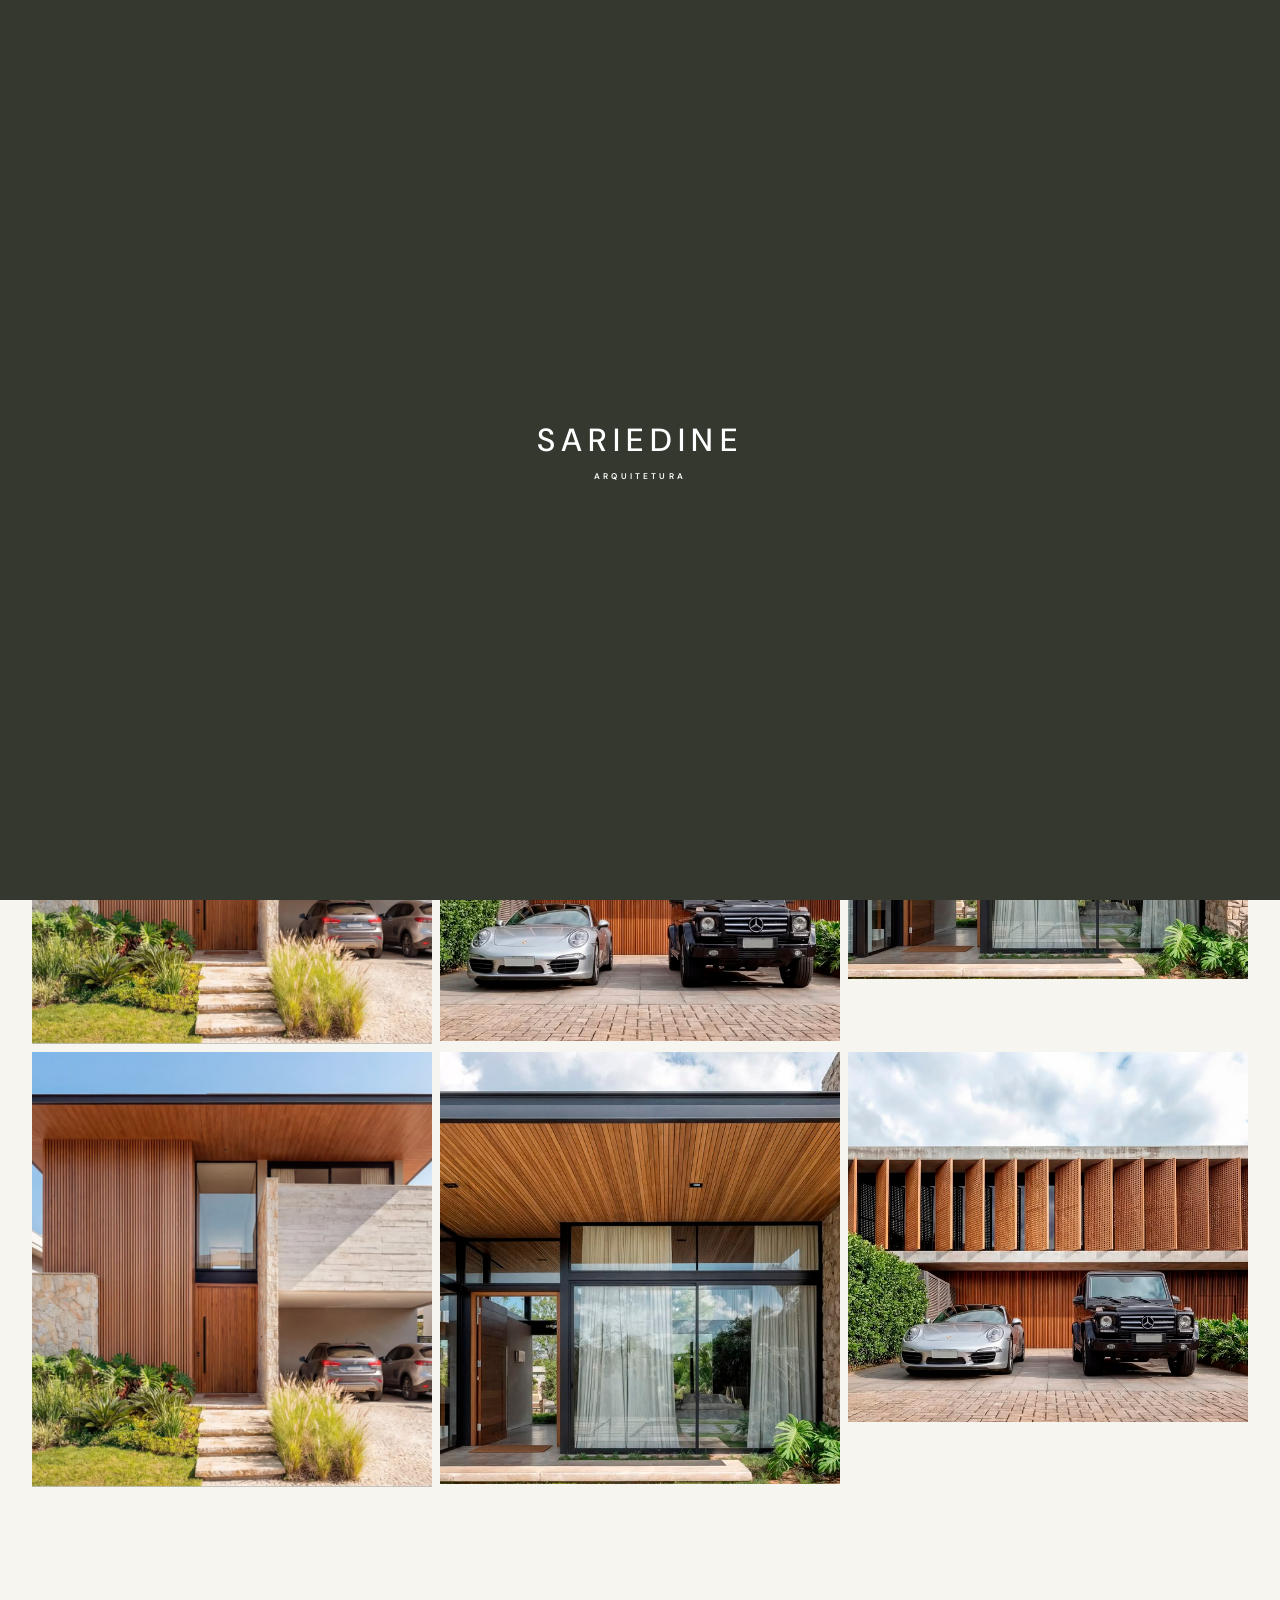
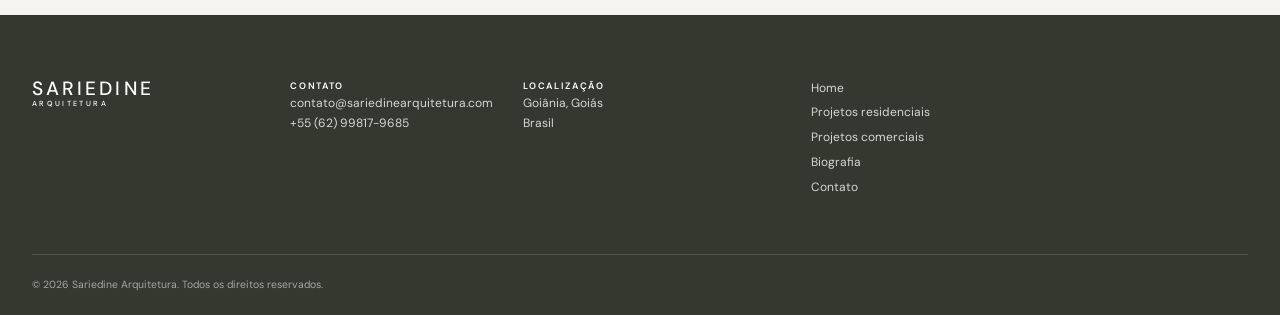
<file: projetos-comerciais.html>
<!DOCTYPE html>
<html lang="pt-BR">
<head>
  <meta charset="UTF-8">
  <meta name="viewport" content="width=device-width, initial-scale=1.0">

  <title>Projetos Comerciais | Sariedine Arquitetura</title>
  <meta
    name="description"
    content="Projetos comerciais e corporativos assinados pela Sariedine Arquitetura."
  >

  <link rel="stylesheet" href="style.css">
</head>

<body>
<div class="page-transition" aria-hidden="true">
  <div class="page-transition-brand">
    <span class="page-transition-name">SARIEDINE</span>
    <span class="page-transition-subtitle">ARQUITETURA</span>
  </div>
</div>
  <header class="site-header">
    <div class="header-inner">
      <a href="index.html" class="brand" aria-label="Sariedine Arquitetura — página inicial">
        <span class="brand-name">SARIEDINE</span>
        <span class="brand-subtitle">ARQUITETURA</span>
      </a>

      <nav class="desktop-nav" aria-label="Navegação principal">
        <a class="nav-link" href="index.html">Home</a>
        <a class="nav-link" href="projetos-residenciais.html">Projetos residenciais</a>
        <a class="nav-link is-active" href="projetos-comerciais.html">Projetos comerciais</a>
        <a class="nav-link" href="index.html#biografia">Biografia</a>
        <a class="nav-link" href="index.html#contato">Contato</a>
      </nav>

      <button
        class="menu-toggle"
        type="button"
        aria-label="Abrir menu"
        aria-expanded="false"
        aria-controls="mobile-menu"
      >
        <span></span>
        <span></span>
        <span></span>
      </button>
    </div>

    <nav id="mobile-menu" class="mobile-menu" aria-label="Menu mobile">
      <a class="mobile-nav-link" href="index.html">Home</a>
      <a class="mobile-nav-link" href="projetos-residenciais.html">Projetos residenciais</a>
      <a class="mobile-nav-link is-active" href="projetos-comerciais.html">Projetos comerciais</a>
      <a class="mobile-nav-link" href="index.html#biografia">Biografia</a>
      <a class="mobile-nav-link" href="index.html#contato">Contato</a>
    </nav>
  </header>

  <main>
    <!-- Cabeçalho da página -->
    <section class="projects-page-hero reveal-on-scroll">
      <div class="container">
        <p class="section-eyebrow">Portfólio</p>

        <h1>Projetos<br>comerciais.</h1>

        <p class="projects-page-intro">
          Espaços comerciais, corporativos e de hospitalidade concebidos para
          traduzir marcas, acolher pessoas e valorizar cada experiência.
        </p>
      </div>
    </section>

    <!-- Galeria -->
    <section class="projects-gallery-section reveal-on-scroll"aria-label="Galeria de projetos comerciais">
      <div class="container">
        <div class="projects-gallery">
          <!-- Projeto comercial 01 -->
          <a href="projeto2.html" class="gallery-project">
            <img
              src="src/casa-ls.png"
              alt="Projeto comercial da Sariedine Arquitetura"
              loading="eager"
            >
            <span class="gallery-project-overlay">
              <span>
                <span class="gallery-project-type">Comercial</span>
                <span class="gallery-project-name">Espaço Aurora</span>
              </span>

              <span class="gallery-project-arrow" aria-hidden="true">
      <svg
      viewBox="0 0 24 24"
      width="18"
      height="18"
      fill="none"
      xmlns="http://www.w3.org/2000/svg">
     <path d="M7 17L17 7M10 7H17V14"
  stroke="currentColor"
  stroke-width="1.7"
  stroke-linecap="round"
  stroke-linejoin="round"/>
      </svg></span>
          </a>

          <!-- Projeto comercial 02 -->
          <a href="projeto2.html" class="gallery-project">
            <img
              src="src/casa-cerrado.jpg"
              alt="Projeto de restaurante assinado pela Sariedine Arquitetura"
              loading="lazy"
            >
            <span class="gallery-project-overlay">
              <span>
                <span class="gallery-project-type">Hospitalidade</span>
                <span class="gallery-project-name">Casa Nativa</span>
              </span>

             <span class="gallery-project-arrow" aria-hidden="true">
      <svg
      viewBox="0 0 24 24"
      width="18"
      height="18"
      fill="none"
      xmlns="http://www.w3.org/2000/svg">
     <path d="M7 17L17 7M10 7H17V14"
  stroke="currentColor"
  stroke-width="1.7"
  stroke-linecap="round"
  stroke-linejoin="round"/>
      </svg></span>
          </a>

          <!-- Projeto comercial 03 -->
          <a href="projeto2.html" class="gallery-project">
            <img
              src="src/casa-lago.jpg"
              alt="Projeto corporativo contemporâneo"
              loading="lazy"
            >
            <span class="gallery-project-overlay">
              <span>
                <span class="gallery-project-type">Corporativo</span>
                <span class="gallery-project-name">Ateliê Central</span>
              </span>

             <span class="gallery-project-arrow" aria-hidden="true">
      <svg
      viewBox="0 0 24 24"
      width="18"
      height="18"
      fill="none"
      xmlns="http://www.w3.org/2000/svg">
      <path d="M7 17L17 7M10 7H17V14"
  stroke="currentColor"
  stroke-width="1.7"
  stroke-linecap="round"
  stroke-linejoin="round"/>
      </svg></span>
          </a>

          <!-- Projeto comercial 04 -->
          <a href="projeto2.html" class="gallery-project">
            <img
              src="src/casa-ls.png"
              alt="Projeto de loja de alto padrão"
              loading="lazy"
            >
            <span class="gallery-project-overlay">
              <span>
                <span class="gallery-project-type">Varejo</span>
                <span class="gallery-project-name">Casa Forma</span>
              </span>

             <span class="gallery-project-arrow" aria-hidden="true">
      <svg
      viewBox="0 0 24 24"
      width="18"
      height="18"
      fill="none"
      xmlns="http://www.w3.org/2000/svg">
      <path d="M7 17L17 7M10 7H17V14"
  stroke="currentColor"
  stroke-width="1.7"
  stroke-linecap="round"
  stroke-linejoin="round"/>
      </svg></span>
          </a>

          <!-- Projeto comercial 05 -->
          <a href="projeto2.html" class="gallery-project">
            <img
              src="src/casa-lago.jpg"
              alt="Projeto comercial com materiais naturais"
              loading="lazy"
            >
            <span class="gallery-project-overlay">
              <span>
                <span class="gallery-project-type">Comercial</span>
                <span class="gallery-project-name">Estúdio Norte</span>
              </span>

              <span class="gallery-project-arrow" aria-hidden="true">
      <svg
      viewBox="0 0 24 24"
      width="18"
      height="18"
      fill="none"
      xmlns="http://www.w3.org/2000/svg">
      <path d="M7 17L17 7M10 7H17V14"
  stroke="currentColor"
  stroke-width="1.7"
  stroke-linecap="round"
  stroke-linejoin="round"/>
      </svg></span>
          </a>

          <!-- Projeto comercial 06 -->
          <a href="projeto2.html" class="gallery-project">
            <img
              src="src/casa-cerrado.jpg"
              alt="Projeto de recepção corporativa"
              loading="lazy"
            >
            <span class="gallery-project-overlay">
              <span>
                <span class="gallery-project-type">Corporativo</span>
                <span class="gallery-project-name">Pátio Office</span>
              </span>

             <span class="gallery-project-arrow" aria-hidden="true">
      <svg
      viewBox="0 0 24 24"
      width="18"
      height="18"
      fill="none"
      xmlns="http://www.w3.org/2000/svg">
      <path d="M7 17L17 7M10 7H17V14"
  stroke="currentColor"
  stroke-width="1.7"
  stroke-linecap="round"
  stroke-linejoin="round"/>
      </svg></span>
          </a>
        </div>
      </div>
    </section>
  </main>

  <footer class="site-footer">
    <div class="container footer-top">
      <a href="index.html" class="footer-brand" aria-label="Sariedine Arquitetura — página inicial">
        <span class="brand-name">SARIEDINE</span>
        <span class="brand-subtitle">ARQUITETURA</span>
      </a>

     <div class="footer-column">
  <p class="footer-label">Contato</p>

  <a href="mailto:contato@sariedinearquitetura.com">
    contato@sariedinearquitetura.com
  </a>

  <a
    href="https://wa.me/5562998179685"
    target="_blank"
    rel="noopener noreferrer"
  >
    +55 (62) 99817-9685
  </a>
</div>
      <div class="footer-column">
        <p class="footer-label">Localização</p>
        <p>Goiânia, Goiás<br>Brasil</p>
      </div>

      <nav class="footer-nav" aria-label="Navegação do rodapé">
        <a href="index.html">Home</a>
        <a href="projetos-residenciais.html">Projetos residenciais</a>
        <a href="projetos-comerciais.html">Projetos comerciais</a>
        <a href="index.html#biografia">Biografia</a>
        <a href="index.html#contato">Contato</a>
      </nav>
    </div>

    <div class="container footer-bottom">
      <p>© 2026 Sariedine Arquitetura. Todos os direitos reservados.</p>
    </div>
  </footer>
 <button
    class="botao-topo"
    id="botao-topo"
    type="button"
    aria-label="Voltar ao início"
  >
    <span aria-hidden="true">↑</span>
  </button>
  <script src="script.js"></script>
</body>
</html>
</file>
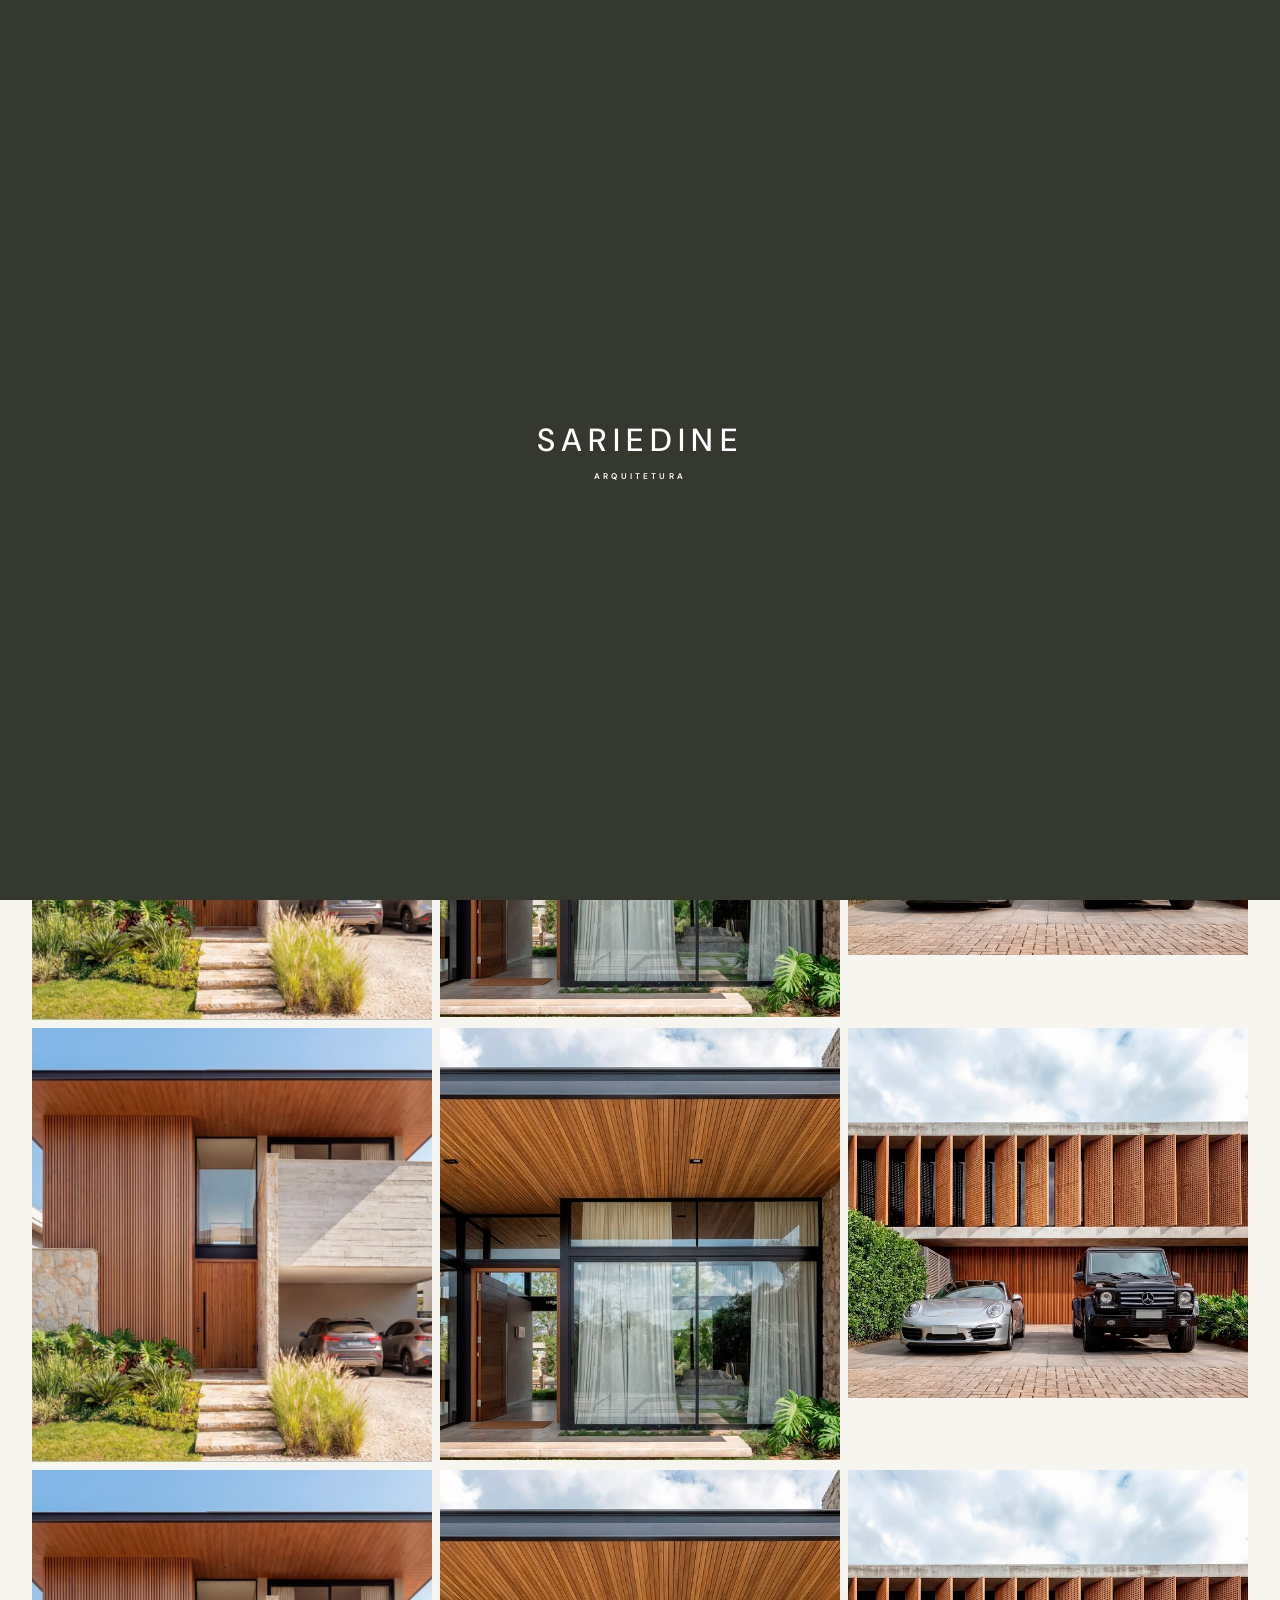
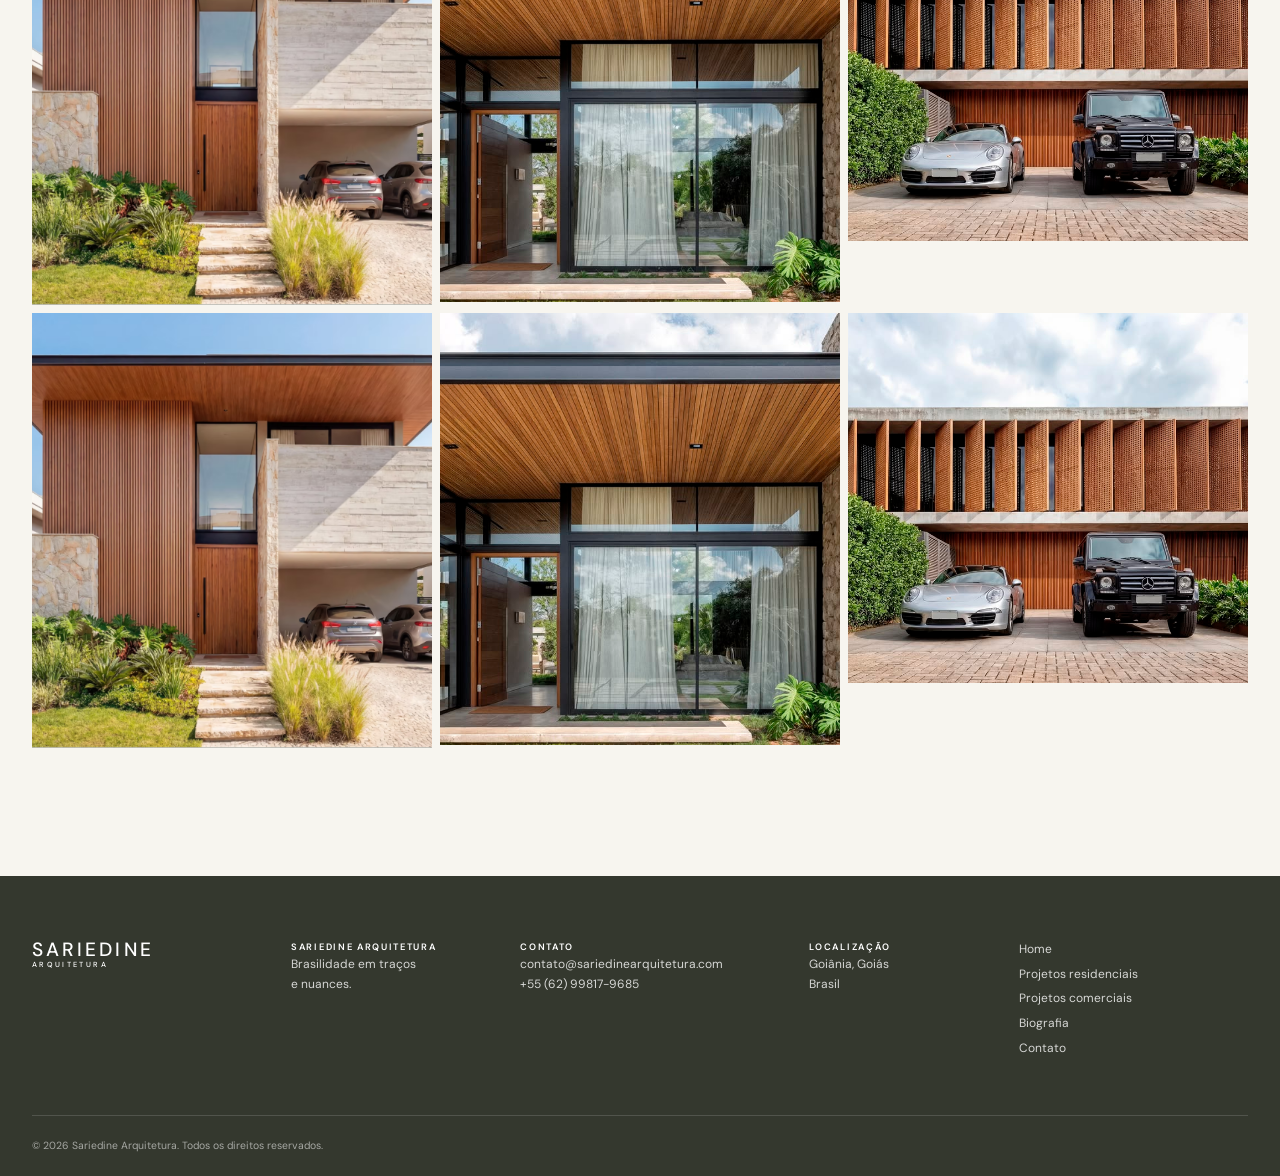
<file: projetos-residenciais.html>
<!DOCTYPE html>
<html lang="pt-BR">
<head>
  <meta charset="UTF-8">
  <meta name="viewport" content="width=device-width, initial-scale=1.0">

  <title>Projetos Residenciais | Sariedine Arquitetura</title>
  <meta
    name="description"
    content="Projetos residenciais de alto padrão assinados pela Sariedine Arquitetura."
  >

  <link rel="stylesheet" href="style.css">
</head>

<body>
<div class="page-transition" aria-hidden="true">
  <div class="page-transition-brand">
    <span class="page-transition-name">SARIEDINE</span>
    <span class="page-transition-subtitle">ARQUITETURA</span>
  </div>
</div>

  <header class="site-header">
    <div class="header-inner">
      <a href="index.html" class="brand" aria-label="Sariedine Arquitetura — página inicial">
        <span class="brand-name">SARIEDINE</span>
        <span class="brand-subtitle">ARQUITETURA</span>
      </a>

      <nav class="desktop-nav" aria-label="Navegação principal">
        <a class="nav-link" href="index.html">Home</a>
        <a class="nav-link is-active" href="projetos-residenciais.html">Projetos residenciais</a>
        <a class="nav-link" href="projetos-comerciais.html">Projetos comerciais</a>
        <a class="nav-link" href="index.html#biografia">Biografia</a>
        <a class="nav-link" href="index.html#contato">Contato</a>
      </nav>

      <button
        class="menu-toggle"
        type="button"
        aria-label="Abrir menu"
        aria-expanded="false"
        aria-controls="mobile-menu"
      >
        <span></span>
        <span></span>
        <span></span>
      </button>
    </div>

    <nav id="mobile-menu" class="mobile-menu" aria-label="Menu mobile">
      <a class="mobile-nav-link" href="index.html">Home</a>
      <a class="mobile-nav-link is-active" href="projetos-residenciais.html">Projetos residenciais</a>
      <a class="mobile-nav-link" href="projetos-comerciais.html">Projetos comerciais</a>
      <a class="mobile-nav-link" href="index.html#biografia">Biografia</a>
      <a class="mobile-nav-link" href="index.html#contato">Contato</a>
    </nav>
  </header>

  <main>
    <!-- Cabeçalho da galeria -->
    <section class="projects-page-hero reveal-on-scroll">
      <div class="container">
        <p class="section-eyebrow">Portfólio</p>
        <h1>Projetos<br>residenciais.</h1>
        <p class="projects-page-intro">
          Casas autorais concebidas para traduzir identidade, acolher a rotina
          e estabelecer uma relação duradoura com a arquitetura.
        </p>
      </div>
    </section>

    <!-- Galeria -->
    <section class="projects-gallery-section reveal-on-scroll"aria-label="Galeria de projetos residenciais">
      <div class="container">
        <div class="projects-gallery">
          <!-- Projeto 01 -->
          <a href="projeto.html" class="gallery-project">
            <img
              src="src/casa-ls.png"
              alt="Fachada da Casa LS, residência de alto padrão em Brasília"
              loading="eager"
            >
            <span class="gallery-project-overlay">
              <span>
                <span class="gallery-project-type">Residencial</span>
                <span class="gallery-project-name">Casa LS</span>
              </span>
              <span class="gallery-project-arrow" aria-hidden="true">
      <svg
      viewBox="0 0 24 24"
      width="18"
      height="18"
      fill="none"
      xmlns="http://www.w3.org/2000/svg">
      <path d="M7 17L17 7M10 7H17V14"
  stroke="currentColor"
  stroke-width="1.7"
  stroke-linecap="round"
  stroke-linejoin="round"/>
      </svg></span>
          </a>

          <!-- Projeto 02 -->
          <a href="projeto.html" class="gallery-project">
            <img
              src="src/casa-lago.jpg"
              alt="Casa do Lago, residência integrada à paisagem"
              loading="lazy"
            >
            <span class="gallery-project-overlay">
              <span>
                <span class="gallery-project-type">Residencial</span>
                <span class="gallery-project-name">Casa do Lago</span>
              </span>
              <span class="gallery-project-arrow" aria-hidden="true">
      <svg
      viewBox="0 0 24 24"
      width="18"
      height="18"
      fill="none"
      xmlns="http://www.w3.org/2000/svg">
      <path d="M7 17L17 7M10 7H17V14"
  stroke="currentColor"
  stroke-width="1.7"
  stroke-linecap="round"
  stroke-linejoin="round"/>
      </svg></span>
          </a>

          <!-- Projeto 03 -->
          <a href="projeto.html" class="gallery-project">
            <img
              src="src/casa-cerrado.jpg"
              alt="Casa do Cerrado, residência contemporânea"
              loading="lazy"
            >
            <span class="gallery-project-overlay">
              <span>
                <span class="gallery-project-type">Residencial</span>
                <span class="gallery-project-name">Casa do Cerrado</span>
              </span>
              <span class="gallery-project-arrow" aria-hidden="true">
      <svg
      viewBox="0 0 24 24"
      width="18"
      height="18"
      fill="none"
      xmlns="http://www.w3.org/2000/svg">
      <path d="M7 17L17 7M10 7H17V14"
  stroke="currentColor"
  stroke-width="1.7"
  stroke-linecap="round"
  stroke-linejoin="round"/>
      </svg></span>>
          </a>

          <!-- Projeto 04 -->
          <a href="projeto.html" class="gallery-project">
            <img
              src="src/casa-ls.png"
              alt="Casa Jardim, projeto residencial da Sariedine Arquitetura"
              loading="lazy"
            >
            <span class="gallery-project-overlay">
              <span>
                <span class="gallery-project-type">Residencial</span>
                <span class="gallery-project-name">Casa Jardim</span>
              </span>
              <span class="gallery-project-arrow" aria-hidden="true">
      <svg
      viewBox="0 0 24 24"
      width="18"
      height="18"
      fill="none"
      xmlns="http://www.w3.org/2000/svg">
      <path d="M7 17L17 7M10 7H17V14"
  stroke="currentColor"
  stroke-width="1.7"
  stroke-linecap="round"
  stroke-linejoin="round"/>
      </svg></span>
          </a>

          <!-- Projeto 05 -->
          <a href="projeto.html" class="gallery-project">
            <img
              src="src/casa-lago.jpg"
              alt="Casa Brisa, residência de alto padrão"
              loading="lazy"
            >
            <span class="gallery-project-overlay">
              <span>
                <span class="gallery-project-type">Residencial</span>
                <span class="gallery-project-name">Casa Brisa</span>
              </span>
             <span class="gallery-project-arrow" aria-hidden="true">
      <svg
      viewBox="0 0 24 24"
      width="18"
      height="18"
      fill="none"
      xmlns="http://www.w3.org/2000/svg">
      <path d="M7 17L17 7M10 7H17V14"
  stroke="currentColor"
  stroke-width="1.7"
  stroke-linecap="round"
  stroke-linejoin="round"/>
      </svg></span>
          </a>

          <!-- Projeto 06 -->
          <a href="projeto.html" class="gallery-project">
            <img
              src="src/casa-cerrado.jpg"
              alt="Casa Terra, projeto residencial contemporâneo"
              loading="lazy"
            >
            <span class="gallery-project-overlay">
              <span>
                <span class="gallery-project-type">Residencial</span>
                <span class="gallery-project-name">Casa Terra</span>
             <span class="gallery-project-arrow" aria-hidden="true">
      <svg
      viewBox="0 0 24 24"
      width="18"
      height="18"
      fill="none"
      xmlns="http://www.w3.org/2000/svg">
     <path d="M7 17L17 7M10 7H17V14"
  stroke="currentColor"
  stroke-width="1.7"
  stroke-linecap="round"
  stroke-linejoin="round"/>
      </svg></span>
          </a>

          <!-- Projeto 07 -->
          <a href="projeto.html" class="gallery-project">
            <img
              src="src/casa-ls.png"
              alt="Casa Alvorada, residência de alto padrão"
              loading="lazy"
            >
            <span class="gallery-project-overlay">
              <span>
                <span class="gallery-project-type">Residencial</span>
                <span class="gallery-project-name">Casa Alvorada</span>
              </span>
             <span class="gallery-project-arrow" aria-hidden="true">
      <svg
      viewBox="0 0 24 24"
      width="18"
      height="18"
      fill="none"
      xmlns="http://www.w3.org/2000/svg">
      <path d="M7 17L17 7M10 7H17V14"
  stroke="currentColor"
  stroke-width="1.7"
  stroke-linecap="round"
  stroke-linejoin="round"/>
      </svg></span>
          </a>

          <!-- Projeto 08 -->
          <a href="projeto.html" class="gallery-project">
            <img
              src="src/casa-lago.jpg"
              alt="Casa Aroeira, residência integrada ao jardim"
              loading="lazy"
            >
            <span class="gallery-project-overlay">
              <span>
                <span class="gallery-project-type">Residencial</span>
                <span class="gallery-project-name">Casa Aroeira</span>
              </span>
             <span class="gallery-project-arrow" aria-hidden="true">
      <svg
      viewBox="0 0 24 24"
      width="18"
      height="18"
      fill="none"
      xmlns="http://www.w3.org/2000/svg">
      <path d="M7 17L17 7M10 7H17V14"
  stroke="currentColor"
  stroke-width="1.7"
  stroke-linecap="round"
  stroke-linejoin="round"/>
      </svg></span>
          </a>

          <!-- Projeto 09 -->
          <a href="projeto.html" class="gallery-project">
            <img
              src="src/casa-cerrado.jpg"
              alt="Casa Vento, residência contemporânea"
              loading="lazy"
            >
            <span class="gallery-project-overlay">
              <span>
                <span class="gallery-project-type">Residencial</span>
                <span class="gallery-project-name">Casa Vento</span>
              </span>
              <span class="gallery-project-arrow" aria-hidden="true">
      <svg
      viewBox="0 0 24 24"
      width="18"
      height="18"
      fill="none"
      xmlns="http://www.w3.org/2000/svg">
      <path d="M7 17L17 7M10 7H17V14"
  stroke="currentColor"
  stroke-width="1.7"
  stroke-linecap="round"
  stroke-linejoin="round"/>
      </svg></span>
          </a>

          <!-- Projeto 10 -->
          <a href="projeto.html" class="gallery-project">
            <img
              src="src/casa-ls.png"
              alt="Casa Pedra, residência com materiais naturais"
              loading="lazy"
            >
            <span class="gallery-project-overlay">
              <span>
                <span class="gallery-project-type">Residencial</span>
                <span class="gallery-project-name">Casa Pedra</span>
              </span>
             <span class="gallery-project-arrow" aria-hidden="true">
      <svg
      viewBox="0 0 24 24"
      width="18"
      height="18"
      fill="none"
      xmlns="http://www.w3.org/2000/svg">
     <path d="M7 17L17 7M10 7H17V14"
  stroke="currentColor"
  stroke-width="1.7"
  stroke-linecap="round"
  stroke-linejoin="round"/>
      </svg></span>
          </a>

          <!-- Projeto 11 -->
          <a href="projeto.html" class="gallery-project">
            <img
              src="src/casa-lago.jpg"
              alt="Casa Nativa, residência de alto padrão"
              loading="lazy"
            >
            <span class="gallery-project-overlay">
              <span>
                <span class="gallery-project-type">Residencial</span>
                <span class="gallery-project-name">Casa Nativa</span>
              </span>
             <span class="gallery-project-arrow" aria-hidden="true">
      <svg
      viewBox="0 0 24 24"
      width="18"
      height="18"
      fill="none"
      xmlns="http://www.w3.org/2000/svg">
      <path d="M7 17L17 7M10 7H17V14"
  stroke="currentColor"
  stroke-width="1.7"
  stroke-linecap="round"
  stroke-linejoin="round"/>
      </svg></span>
          </a>

          <!-- Projeto 12 -->
          <a href="projeto.html" class="gallery-project">
            <img
              src="src/casa-cerrado.jpg"
              alt="Casa Vista, projeto residencial da Sariedine Arquitetura"
              loading="lazy"
            >
            <span class="gallery-project-overlay">
              <span>
                <span class="gallery-project-type">Residencial</span>
                <span class="gallery-project-name">Casa Vista</span>
              </span>
              <span class="gallery-project-arrow" aria-hidden="true">
      <svg
      viewBox="0 0 24 24"
      width="18"
      height="18"
      fill="none"
      xmlns="http://www.w3.org/2000/svg">
     <path d="M7 17L17 7M10 7H17V14"
  stroke="currentColor"
  stroke-width="1.7"
  stroke-linecap="round"
  stroke-linejoin="round"/>
      </svg></span>
          </a>
        </div>
      </div>
    </section>
  </main>

  <footer class="site-footer">
    <div class="container footer-top">
      <a href="index.html" class="footer-brand" aria-label="Sariedine Arquitetura — página inicial">
        <span class="brand-name">SARIEDINE</span>
        <span class="brand-subtitle">ARQUITETURA</span>
      </a>

      <div class="footer-column">
        <p class="footer-label">Sariedine Arquitetura</p>
        <p>Brasilidade em traços<br>e nuances.</p>
      </div>

      <div class="footer-column">
        <p class="footer-label">Contato</p>
        <a href="mailto:contato@sariedinearquitetura.com">contato@sariedinearquitetura.com</a>
        <a href="https://wa.me/5562998179685" target="_blank" rel="noopener noreferrer">
          +55 (62) 99817-9685
        </a>
      </div>

      <div class="footer-column">
        <p class="footer-label">Localização</p>
        <p>Goiânia, Goiás<br>Brasil</p>
      </div>

      <nav class="footer-nav" aria-label="Navegação do rodapé">
        <a href="index.html">Home</a>
        <a href="projetos-residenciais.html">Projetos residenciais</a>
        <a href="projetos-comerciais.html">Projetos comerciais</a>
        <a href="index.html#biografia">Biografia</a>
        <a href="index.html#contato">Contato</a>
      </nav>
    </div>

    <div class="container footer-bottom">
      <p>© 2026 Sariedine Arquitetura. Todos os direitos reservados.</p>
    </div>
  </footer>
 <button
    class="botao-topo"
    id="botao-topo"
    type="button"
    aria-label="Voltar ao início"
  >
    <span aria-hidden="true">↑</span>
  </button>
  <script src="script.js"></script>
</body>
</html>
</file>
<file: style.css>
@import url("https://fonts.googleapis.com/css2?family=Cormorant+Garamond:ital,wght@0,400;0,500;0,600;1,400;1,500&family=DM+Sans:opsz,wght@9..40,400;9..40,500;9..40,600&display=swap");
:root { --olive: #6d7061; --olive-deep: #4e5244; --olive-dark: #34382e; --sand: #e9e5dc; --cream: #f7f5ef; --ink: #272920; --white: #ffffff; --serif: "Cormorant Garamond", Georgia, serif; --sans: "DM Sans", Arial, sans-serif; --container: min(1240px, calc(100% - 64px)); --header-height: 76px; --transition: 280ms ease;}
* { box-sizing: border-box;}
html { scroll-behavior: smooth; scroll-padding-top: var(--header-height);}
body { margin: 0; color: var(--ink); background: var(--cream); font-family: var(--sans); font-size: 16px; line-height: 1.55;}
img { display: block; width: 100%; max-width: 100%;}
a {color: inherit; text-decoration: none;}
button { color: inherit; font: inherit;}
.container { width: var(--container); margin: 0 auto;}
/*HEADER*/
.site-header { position: relative; z-index: 20; background: var(--olive); color: var(--white);}
.header-inner { width: var(--container); min-height: var(--header-height); margin: 0 auto; display: flex; align-items: center; justify-content: space-between; gap: 32px;}
.brand,
.footer-brand { display: inline-flex; flex-direction: column; gap: 2px; line-height: 1; letter-spacing: 0.12em;}
.brand-name { font-family: var(--sans); font-size: 1.1rem; font-weight: 500; letter-spacing: 0.16em;}
.brand-subtitle { font-family: var(--sans); font-size: 0.46rem; font-weight: 500; letter-spacing: 0.32em;}
.desktop-nav { display: flex; align-items: center; justify-content: flex-end; gap: clamp(18px, 2.4vw, 38px);}
.nav-link { position: relative; padding: 30px 0 26px; color: rgba(255, 255, 255, 0.72); font-size: 0.76rem; font-weight: 400; letter-spacing: 0.02em; transition: color var(--transition);}
.nav-link::after { position: absolute; right: 0; bottom: 20px; left: 0; width: 0; height: 1px; margin: auto; background: var(--white); content: ""; transition: width var(--transition);}
.nav-link:hover,
.nav-link.is-active { color: var(--white);}
.nav-link:hover::after,
.nav-link.is-active::after { width: 100%;}
.menu-toggle {display: none; width: 44px; height: 44px; padding: 0; border: 0; background: transparent; cursor: pointer;}
.menu-toggle span { display: block; width: 24px; height: 1px; margin: 5px auto; background: var(--white); transition: transform var(--transition), opacity var(--transition);}
.mobile-menu{ display: none;}
/*HERO / CARROSSEL*/
.hero { background: var(--olive-dark);}
.hero-slider { position: relative; min-height: min(740px, calc(100svh - var(--header-height))); overflow: hidden;}
.hero-slide {position: absolute; inset: 0; visibility: hidden; opacity: 0; transition: opacity 700ms ease, visibility 700ms ease;}
.hero-slide.is-active { z-index: 1; visibility: visible; opacity: 1;}
.hero-slide-link { position: relative; display: block; width: 100%; height: 100%; min-height: inherit; overflow: hidden;}
.hero-slide img { width: 100%; height: 100%; min-height: inherit; object-fit: cover; transform: scale(1.02); transition: transform 6s ease;}
.hero-slide.is-active img { transform: scale(1.08);}
.hero-overlay { position: absolute; inset: 0; background: linear-gradient(90deg, rgba(17, 20, 14, 0.66) 0%, rgba(17, 20, 14, 0.34) 43%, rgba(17, 20, 14, 0.06) 73%), linear-gradient(0deg, rgba(17, 20, 14, 0.28), transparent 45%);}
.hero-content { position: absolute; z-index: 2; bottom: clamp(100px, 13vw, 160px); left: max(32px, calc((100vw - 1240px) / 2)); max-width: 530px; color: var(--white);}
.hero-eyebrow,
.section-eyebrow,
.footer-label { margin: 0 0 14px; font-size: 0.65rem; font-weight: 600; letter-spacing: 0.18em; text-transform: uppercase;}
.hero-eyebrow { color: rgba(255, 255, 255, 0.74);}
.hero-content h1 { max-width: 500px; margin: 0; font-family: var(--serif); font-size: clamp(4rem, 8vw, 7.4rem); font-weight: 400; letter-spacing: -0.05em; line-height: 0.8;}
.hero-location { margin: 24px 0 22px; color: rgba(255, 255, 255, 0.82); font-size: 0.84rem;}
.hero-cta { display: inline-flex; gap: 18px; align-items: center; padding: 13px 16px; border: 1px solid rgba(255, 255, 255, 0.75); font-size: 0.68rem; font-weight: 600; letter-spacing: 0.12em; text-transform: uppercase;  transition: color var(--transition), background var(--transition), border-color var(--transition);}
.hero-slide-link:hover .hero-cta { border-color: var(--white); background: var(--white); color: var(--olive-dark);}
.hero-controls { position: absolute; z-index: 3; right: max(32px, calc((100vw - 1240px) / 2)); bottom: 34px; display: flex; gap: 14px; align-items: center; color: var(--white);}
.hero-arrow {display: grid; width: 42px; height: 42px; padding: 0; border: 1px solid rgba(255, 255, 255, 0.66); border-radius: 50%; background: rgba(0, 0, 0, 0.08); place-items: center; cursor: pointer; transition: color var(--transition), background var(--transition), border-color var(--transition);}
.hero-arrow:hover {border-color: var(--white); background: var(--white); color: var(--olive-dark);}
.hero-count {display: flex; gap: 6px; margin: 0 8px; font-size: 0.72rem; letter-spacing: 0.12em;}
/*SOBRE O ATELIÊ*/
.about-studio {padding: clamp(80px, 10vw, 150px) 0; background: var(--cream);}
.about-grid { display: grid; grid-template-columns: minmax(300px, 0.9fr) minmax(320px, 1fr); gap: clamp(48px, 8vw, 130px); align-items: start;}
.about-image-wrap { position: relative; overflow: hidden; aspect-ratio: 0.84; background: var(--sand);}
.about-image-wrap img { height: 100%; object-fit: cover;}
.about-content{ max-width: 560px; padding-top: clamp(0px, 4vw, 50px);}
.section-eyebrow { color: var(--olive-deep);}
.about-content h2,
.contact-copy h2 { margin: 0 0 26px; font-family: var(--serif); font-size: clamp(3rem, 4.8vw, 5rem); font-weight: 400; letter-spacing: -0.055em; line-height: 0.9;}
.about-content > p { max-width: 510px; margin: 0 0 16px; color: #53564e; font-size: 0.98rem;}
.architect-quote { max-width: 480px; margin-top: 44px; padding-top: 26px; border-top: 1px solid rgba(78, 82, 68, 0.36);}
.architect-quote p { margin: 0 0 16px; color: var(--ink); font-family: var(--serif); font-size: clamp(1.5rem, 2vw, 2rem); font-style: italic; line-height: 1.05;}
.architect-quote span { font-size: 0.68rem; font-weight: 600; letter-spacing: 0.1em; text-transform: uppercase;}
/*CONTATO*/
.contact-section { padding: clamp(72px, 9vw, 126px) 0; background: var(--olive); color: var(--white);}
.contact-grid { display: grid; grid-template-columns: minmax(300px, 1fr) minmax(300px, 0.74fr); gap: clamp(48px, 9vw, 180px); align-items: end;}
.contact-copy .section-eyebrow { color: rgba(255, 255, 255, 0.72);}
.contact-copy h2 { max-width: 650px; margin-bottom: 22px;}
.contact-copy > p { max-width: 450px; margin: 0; color: rgba(255, 255, 255, 0.82);}
.contact-actions { display: grid; gap: 12px; max-width: 370px; justify-self: end; width: 100%;}
.contact-button { display: flex; justify-content: space-between; align-items: center; padding: 18px 19px; border: 1px solid rgba(255, 255, 255, 0.62); color: var(--white); font-size: 0.72rem; font-weight: 600; letter-spacing: 0.12em; text-transform: uppercase; transition: background var(--transition), color var(--transition), border-color var(--transition);}
.contact-button span:last-child { font-size: 1rem; line-height: 1;}
.contact-button:hover{ border-color: var(--white); background: var(--white); color: var(--olive-dark);}
/*FOOTER*/
.site-footer { background: var(--olive-dark); color: rgba(255, 255, 255, 0.8);}
.footer-top {display: grid; grid-template-columns: 1.15fr 1fr 1.3fr 0.9fr 1.15fr; gap: 30px; padding-top: 64px; padding-bottom: 56px;}
.footer-brand { align-self: start; color: var(--white);}
.footer-brand .brand-name { font-size: 1.2rem;}
.footer-column,
.footer-nav { font-size: 0.75rem; line-height: 1.65;}
.footer-column p { margin: 0;}
.footer-column a { display: block; width: fit-content; color: rgba(255, 255, 255, 0.8); transition: color var(--transition);}
.footer-column a:hover,
.footer-nav a:hover { color: var(--white);}
.footer-label { margin-bottom: 11px; color: var(--white); font-size: 0.58rem;}
.footer-nav { display: flex; flex-direction: column; gap: 5px; align-items: flex-start;}
.footer-bottom { padding: 22px 0; border-top: 1px solid rgba(255, 255, 255, 0.14);}
.footer-bottom p {margin: 0; color: rgba(255, 255, 255, 0.56); font-size: 0.65rem;}
/*PRÉVIA DE PROJETOS*/
.projects-preview { padding: clamp(80px, 10vw, 145px) 0; background: var(--sand);}
.projects-preview-heading { display: flex; justify-content: space-between; align-items: flex-end; margin-bottom: clamp(54px, 7vw, 88px);}
.projects-preview-heading h2 { margin: 0; font-family: var(--serif); font-size: clamp(3.2rem, 5.5vw, 5.8rem); font-weight: 400; letter-spacing: -0.055em; line-height: 0.82;}
.project-category + .project-category { margin-top: clamp(72px, 10vw, 128px);}
.project-category-header { display: flex; justify-content: space-between; gap: 24px; align-items: baseline; margin-bottom: 22px;}
.project-category-header h3 { margin: 0; font-family: var(--serif); font-size: clamp(2rem, 3vw, 2.8rem); font-weight: 400; letter-spacing: -0.045em; line-height: 0.95;}
.category-link { display: inline-flex; gap: 10px; align-items: center; padding-bottom: 4px; border-bottom: 1px solid currentColor; color: var(--olive-deep); font-size: 0.65rem; font-weight: 600; letter-spacing: 0.12em; text-transform: uppercase; transition: color var(--transition);}
.category-link:hover { color: var(--ink);}
.preview-grid { display: grid; gap: 14px;}
/* 4 residenciais: quatro imagens em uma linha */
.preview-grid-residential { grid-template-columns: repeat(4, 1fr);}
/* 3 comerciais: três imagens em uma linha */
.preview-grid-commercial { grid-template-columns: repeat(3, 1fr);}
.preview-project { position: relative; display: block; overflow: hidden; background: var(--olive-deep); aspect-ratio: 1 / 1.15;}
.preview-project img { width: 100%; height: 100%; object-fit: cover; transition: transform 650ms cubic-bezier(.2, .75, .25, 1), filter 450ms ease;}
.preview-project-overlay { position: absolute; inset: 0; display: flex; justify-content: space-between; align-items: flex-end; padding: 20px; background: linear-gradient(0deg, rgba(25, 28, 20, 0.7) 0%, rgba(25, 28, 20, 0.1) 64%); color: var(--white); opacity: 0; transition: opacity var(--transition);}
.preview-project-name { font-family: var(--serif); font-size: clamp(1.45rem, 2vw, 2rem); line-height: 0.9;}
.preview-project-arrow { display: grid; width: 35px; height: 35px; border: 1px solid rgba(255, 255, 255, 0.76); border-radius: 50%; font-size: 0.95rem; place-items: center; transform: translateY(8px); transition: transform var(--transition), background var(--transition), color var(--transition);}
.preview-project:hover img { filter: brightness(0.78); transform: scale(1.06);}
.preview-project:hover .preview-project-overlay { opacity: 1;}
.preview-project:hover .preview-project-arrow { transform: translateY(0); background: var(--white); color: var(--olive-dark);}
/*PÁGINAS DE PROJETOS*/
.projects-page-hero { padding: clamp(78px, 10vw, 148px) 0 clamp(58px, 7vw, 96px); background: var(--cream);}
.projects-page-hero h1 { max-width: 780px; margin: 0;font-family: var(--serif); font-size: clamp(4.6rem, 9vw, 9rem); font-weight: 400; letter-spacing: -0.065em; line-height: 0.77;}
.projects-page-intro { max-width: 480px; margin: 34px 0 0 auto; color: #53564e; font-size: 0.98rem;}
.projects-gallery-section { padding: 0 0 clamp(76px, 10vw, 150px); background: var(--cream);}
.projects-gallery { display: grid; grid-template-columns: repeat(3, 1fr); gap: 8px;}
.gallery-project { position: relative; display: block; overflow: hidden; min-height: 270px; background: var(--olive-deep);}
.gallery-project:nth-child(3n + 1) { aspect-ratio: 0.92 / 1;}
.gallery-project:nth-child(3n + 2) { aspect-ratio: 1 / 1.08;}
.gallery-project:nth-child(3n) { aspect-ratio: 1.08 / 1;}
.gallery-project img { width: 100%; height: 100%; object-fit: cover; transition: transform 700ms cubic-bezier(.2, .75, .25, 1), filter 450ms ease;}
.gallery-project-overlay { position: absolute; inset: 0; display: flex; justify-content: space-between; align-items: flex-end;
  padding: clamp(16px, 2vw, 26px); background: linear-gradient(0deg, rgba(25, 28, 20, 0.76) 0%, rgba(25, 28, 20, 0.06) 65%); color: var(--white); opacity: 0; transition: opacity var(--transition);}
.gallery-project-type,
.gallery-project-name { display: block;}
.gallery-project-type { margin-bottom: 7px; color: rgba(255, 255, 255, 0.75); font-size: 0.6rem; font-weight: 600; letter-spacing: 0.15em; text-transform: uppercase;}
.gallery-project-name { font-family: var(--serif); font-size: clamp(1.7rem, 2.8vw, 2.6rem); font-weight: 400; letter-spacing: -0.045em; line-height: 0.88;}
.gallery-project-arrow { display: grid; flex: 0 0 auto; width: 42px; height: 42px; border: 1px solid rgba(255, 255, 255, 0.75); border-radius: 50%; font-size: 1rem; place-items: center; transform: translateY(12px); transition: transform var(--transition), color var(--transition), background var(--transition);}
.gallery-project:hover img,
.gallery-project:focus-visible img { filter: brightness(0.78); transform: scale(1.065);}
.gallery-project:hover .gallery-project-overlay,
.gallery-project:focus-visible .gallery-project-overlay { opacity: 1;}
.gallery-project:hover .gallery-project-arrow,
.gallery-project:focus-visible .gallery-project-arrow { background: var(--white); color: var(--olive-dark); transform: translateY(0);}
.gallery-project:focus-visible { z-index: 2; outline: 2px solid var(--olive-dark); outline-offset: 3px;}
/*RESPONSIVO*/
@media (max-width: 900px) { :root { --container: min(100% - 40px, 720px); --header-height: 68px;}
.desktop-nav { display: none;}
.menu-toggle { display: block;}
.menu-toggle.is-open span:nth-child(1) { transform: translateY(6px) rotate(45deg);}
.menu-toggle.is-open span:nth-child(2) { opacity: 0;}
.menu-toggle.is-open span:nth-child(3) { transform: translateY(-6px) rotate(-45deg);}
.mobile-menu { position: absolute; top: 100%; right: 0; left: 0; display: flex; visibility: hidden; flex-direction: column; padding: 16px 20px 28px; background: var(--olive); opacity: 0; transform: translateY(-8px); transition: opacity va(--transition), transform var(--transition), visibility var(--transition);}
.mobile-menu.is-open { visibility: visible; opacity: 1; transform: translateY(0);}
.mobile-nav-link { padding: 14px 0; border-bottom: 1px solid rgba(255, 255, 255, 0.16); color: rgba(255, 255, 255, 0.78); font-size: 0.86rem;}
.mobile-nav-link.is-active { color: var(--white);}
.hero-slider { min-height: min(670px, calc(100svh - var(--header-height)));}
.hero-content { bottom: 108px; left: 20px; max-width: calc(100% - 40px);}
.hero-content h1 { font-size: clamp(3.8rem, 15vw, 5.8rem);}
.hero-controls { right: 20px; bottom: 28px;}
.about-grid,
.contact-grid { grid-template-columns: 1fr;}
.about-image-wrap { max-width: 560px;}
.preview-grid-residential { grid-template-columns: repeat(2, 1fr);}
.preview-grid-commercial { grid-template-columns: repeat(3, 1fr);}
.about-content { padding-top: 0;}
.contact-actions { max-width: none; justify-self: stretch;}
.footer-top { grid-template-columns: repeat(2, 1fr); row-gap: 42px;}
.footer-brand { grid-column: 1 / -1;} 
.projects-page-intro { margin: 30px 0 0;}
.projects-gallery { grid-template-columns: repeat(2, 1fr);}
.gallery-project:nth-child(n) { aspect-ratio: 1 / 1.06;}}
@media (max-width: 560px) {:root { --container: calc(100% - 32px);}
.brand-name { font-size: 1rem;}
.hero-slider { min-height: 620px;}
.hero-content h1 { line-height: 0.84;}
.hero-location { margin-top: 18px;}
.hero-cta { padding: 12px 13px; font-size: 0.61rem;}
.hero-arrow { width: 38px; height: 38px;}
.hero-count { margin: 0 2px;}
.about-studio,
.contact-section { padding: 72px 0;}
.about-content h2,
.contact-copy h2 { font-size: clamp(2.75rem, 13vw, 4rem);}
.about-content > p,
.contact-copy > p { font-size: 0.93rem;}
.architect-quote { margin-top: 34px;} 
.projects-preview { padding: 72px 0;}
.projects-preview-heading { margin-bottom: 48px;}
.project-category-header { align-items: flex-end; margin-bottom: 16px;}
.project-category-header h3 { max-width: 190px; font-size: 2.15rem;}
.category-link { font-size: 0.58rem; white-space: nowrap;}
.preview-grid { gap: 8px;}
/* No mobile, os quatro residenciais seguem em duas colunas */
.preview-grid-residential { grid-template-columns: repeat(2, 1fr);}
/* No mobile, os comerciais viram duas colunas */
.preview-grid-commercial { grid-template-columns: repeat(2, 1fr);}
/* Touch não tem hover: mostra identificação o suficiente na própria imagem */
.preview-project-overlay { padding: 13px; opacity: 1;}
.preview-project-name { font-size: 1.45rem;}
.preview-project-arrow { width: 29px; height: 29px; font-size: 0.78rem; transform: none;}
.footer-top { grid-template-columns: 1fr; gap: 30px; padding-top: 52px; padding-bottom: 44px;}
.footer-brand { grid-column: auto;} 
.projects-page-hero { padding-top: 68px; padding-bottom: 50px;}
.projects-page-hero h1 {font-size: clamp(4rem, 18vw, 6.5rem);}
.projects-page-intro { margin-top: 28px; font-size: 0.93rem;}
.projects-gallery { gap: 5px;}
.gallery-project { min-height: 0;}
/* No toque, nome e seta ficam visíveis sem depender de hover */
.gallery-project-overlay { padding: 13px; opacity: 1;}
.gallery-project-type { margin-bottom: 4px; font-size: 0.48rem;}
.gallery-project-name { font-size: 1.45rem;}
.gallery-project-arrow { width: 30px; height: 30px; font-size: 0.78rem; transform: none;}} 
/*PÁGINA INDIVIDUAL — PROJETO*/
.project-hero { height: min(770px, calc(100svh - var(--header-height))); min-height: 500px; overflow: hidden; background: var(--olive-deep);}
.project-hero img { width: 100%; height: 100%; object-fit: cover;}
.project-overview { padding: clamp(76px, 10vw, 150px) 0; background: var(--cream);}
.project-overview-grid { display: grid; grid-template-columns: 1.05fr 1.15fr 0.8fr; gap: clamp(38px, 6vw, 100px); align-items: start;}
.project-title-block h1 { margin: 0; font-family: var(--serif); font-size: clamp(4.4rem, 7vw, 7.5rem); font-weight: 400; letter-spacing: -0.065em; line-height: 0.78;}
.project-location { margin: 26px 0 0; color: var(--olive-deep); font-size: 0.7rem; font-weight: 600; letter-spacing: 0.1em; text-transform: uppercase;}
.project-description { max-width: 520px; padding-top: 9px;}
.project-description p { margin: 0 0 18px; color: #53564e; font-size: 0.98rem;}
.project-facts { display: grid; grid-template-columns: 1fr; gap: 16px; margin: 0; padding: 9px 0 0;}
.project-facts div { padding-bottom: 15px; border-bottom: 1px solid rgba(78, 82, 68, 0.24);}
.project-facts dt { margin-bottom: 4px; color: var(--olive-deep); font-size: 0.56rem; font-weight: 600; letter-spacing: 0.13em; text-transform: uppercase;}
.project-facts dd { margin: 0; color: var(--ink); font-size: 0.76rem; line-height: 1.4;}
.project-gallery-section { padding: 0 0 clamp(76px, 10vw, 150px); background: var(--cream);}
.project-gallery-heading { display: flex; justify-content: space-between; align-items: center; margin-bottom: 22px; padding-top: 4px; border-top: 1px solid rgba(78, 82, 68, 0.28);}
.project-gallery-heading .section-eyebrow,
.project-gallery-count { margin: 17px 0 0;}
.project-gallery-count { display: flex; gap: 7px; color: var(--olive-deep); font-size: 0.68rem; font-weight: 600; letter-spacing: 0.1em;}
.project-thumbnails { display: flex; gap: 8px; margin-bottom: 14px; overflow-x: auto; scrollbar-width: thin;}
.project-thumb { flex: 0 0 102px; height: 70px; padding: 0; border: 1px solid transparent; background: var(--olive-deep); cursor: pointer; opacity: 0.56; overflow: hidden; transition: border-color var(--transition), opacity var(--transition);}
.project-thumb img { width: 100%; height: 100%; object-fit: cover;}
.project-thumb:hover,
.project-thumb.is-active,
.project-thumb:focus-visible { border-color: var(--olive-dark); opacity: 1;}
.project-thumb:focus-visible { outline: 2px solid var(--olive-dark); outline-offset: 2px;}
.project-main-image-wrap { position: relative; overflow: hidden; background: var(--olive-deep);}
.project-main-image-button { position: relative; display: block; width: 100%; height: clamp(430px, 65vw, 850px); padding: 0; border: 0; background: transparent; cursor: zoom-in; overflow: hidden;}
.project-main-image { width: 100%; height: 100%; object-fit: cover; transition: transform 600ms ease;}
.project-main-image-button:hover .project-main-image { transform: scale(1.025);}
.expand-image-label { position: absolute; right: 18px; bottom: 18px; display: inline-flex; gap: 9px; padding: 10px 12px; background: rgba(20, 23, 17, 0.65); color: var(--white); font-size: 0.59rem; font-weight: 600; letter-spacing: 0.11em; text-transform: uppercase;}
.project-gallery-arrow { position: absolute; z-index: 2; top: 50%; display: grid; width: 46px; height: 46px; padding: 0; border: 1px solid rgba(255, 255, 255, 0.68); border-radius: 50%; background: rgba(20, 23, 17, 0.3); color: var(--white); font-size: 1rem; place-items: center; cursor: pointer; transform: translateY(-50%); transition: background var(--transition), color var(--transition), border-color var(--transition);}
.project-gallery-prev { left: 20px;}
.project-gallery-next { right: 20px;}
.project-gallery-arrow:hover { border-color: var(--white); background: var(--white); color: var(--olive-dark);}
.project-back-section { padding: 0 0 clamp(82px, 10vw, 150px); background: var(--cream);}
.project-back-link { display: inline-flex; gap: 13px; align-items: center; padding-bottom: 7px; border-bottom: 1px solid var(--olive-dark); color: var(--olive-dark); font-size: 0.66rem; font-weight: 600; letter-spacing: 0.11em; text-transform: uppercase;}
/* Lightbox */
.image-lightbox { width: min(98vw, 1720px); max-width: none; max-height: 96svh; padding: 0 72px; border: 0; background: transparent; color: var(--white); overflow: visible;}
.image-lightbox::backdrop { background: rgba(13, 15, 11, 0.94); backdrop-filter: blur(4px);}
.lightbox-image { display: block; width: auto; max-width: 100%; height: auto; max-height: 92svh; margin: 0 auto; object-fit: contain;}
.lightbox-close,
.lightbox-arrow { position: absolute; z-index: 2; display: grid; padding: 0; border: 1px solid rgba(255, 255, 255, 0.72); border-radius: 50%; background: rgba(15, 17, 12, 0.45); color: var(--white); place-items: center; cursor: pointer; transition: background var(--transition), color var(--transition);}
.lightbox-close { top: -48px; right: 0; width: 36px; height: 36px; font-size: 1.45rem; line-height: 1;}
.lightbox-arrow { top: 50%; width: 46px; height: 46px; font-size: 1rem; transform: translateY(-50%);}
.lightbox-prev { left: 12px;}
.lightbox-next { right: 12px;}
.lightbox-close:hover,
.lightbox-arrow:hover { background: var(--white); color: var(--olive-dark);}
.lightbox-count { position: absolute; right: 0; bottom: -34px; display: flex; gap: 7px; margin: 0; font-size: 0.65rem; font-weight: 600; letter-spacing: 0.12em;}
@media (max-width: 900px) {.project-overview-grid { grid-template-columns: 1fr 1fr;}
.project-title-block { grid-column: 1 / -1;}
.project-facts { grid-template-columns: repeat(2, minmax(0, 1fr));}
.lightbox-prev { left: 12px;}
.lightbox-next { right: 12px;}}
@media (max-width: 560px) {
.project-hero { height: 58svh; min-height: 390px;}
.project-overview { padding: 70px 0;}
.project-overview-grid { grid-template-columns: 1fr; gap: 34px;}
.project-title-block { grid-column: auto;}
.project-title-block h1 { font-size: clamp(4.1rem, 19vw, 6.4rem);}
.project-description,
.project-description p { font-size: 0.93rem;}
.project-facts { grid-template-columns: 1fr; gap: 13px; padding-top: 0;}
.project-thumbnails { gap: 6px; margin-bottom: 9px;}
.project-thumb { flex-basis: 82px; height: 58px;}
.project-main-image-button { height: 62vw; min-height: 310px;}
.project-gallery-arrow { width: 38px; height: 38px;}
.project-gallery-prev { left: 10px;}
.project-gallery-next { right: 10px;}
.expand-image-label { right: 10px; bottom: 10px; padding: 8px 9px; font-size: 0.52rem;}
.project-back-section { padding-bottom: 78px;}
.image-lightbox { width: 100vw; max-height: 100svh;}
.lightbox-image { max-height: 84svh;}
.lightbox-close { top: -44px; right: 16px;}
.lightbox-arrow { width: 38px; height: 38px;}
.lightbox-count { right: 16px; bottom: -30px;}}
/* Evita o flash branco antes do conteúdo aparecer */
html { background: var(--cream);}
/* Todas as páginas entram e saem suavemente */
body { opacity: 0; background: var(--white); transition: opacity 520ms cubic-bezier(.22, .61, .36, 1);}
body.page-is-ready { opacity: 1;}
body.is-leaving { opacity: 0;}
/* Cortina: usada somente na primeira abertura do site */
.page-transition { position: fixed; z-index: 9999; inset: 0; display: grid;
  background: var(--olive-dark); color: var(--white); pointer-events: none; place-items: center; transform: translateY(100%); transition: transform 900ms cubic-bezier(.76, 0, .24, 1);}
.page-transition.is-active { pointer-events: all; transform: translateY(0);}
.page-transition-brand { display: flex; flex-direction: column; gap: 5px; align-items: center; opacity: 0; transform: translateY(20px); transition: opacity 650ms ease 240ms, transform 850ms cubic-bezier(.22, .61, .36, 1) 240ms;}
.page-transition.is-active .page-transition-brand { opacity: 1; transform: translateY(0);}
.page-transition-name { font-family: var(--sans); font-size: clamp(1.35rem, 3vw, 2rem); font-weight: 500; letter-spacing: 0.2em;}
.page-transition-subtitle { font-size: 0.52rem; font-weight: 600; letter-spacing: 0.38em;}
/* Acessibilidade: remove animações para quem pediu menos movimento */
@media (prefers-reduced-motion: reduce) {body { opacity: 1; transition: none;}
  .page-transition,
  .page-transition-brand { display: none;}}
/* Branco editorial usado apenas entre páginas internas */
body::before { position: fixed; z-index: 9998; inset: 0; background: var(--cream); content: ""; pointer-events: none; opacity: 0; transition: opacity 520ms cubic-bezier(.22, .61, .36, 1);}
body.is-leaving::before { opacity: 1;} 
/*BOTÃO VOLTAR AO TOPO*/
.botao-topo { position: fixed; right: 24px; bottom: 24px; z-index: 90; display: grid; width: 46px; height: 46px; place-items: center; border: 1px solid var(--cream); border-radius: var(--raio-botao); background: var(--olive-dark); color: var(--cream); font-size: 1.2rem; opacity: 0; transform: translateY(12px); visibility: hidden; transition: opacity 0.25s ease, transform 0.25s ease, visibility 0.25s ease, background-color 0.25s ease;}
.botao-topo.visivel { opacity: 1; transform: translateY(0); visibility: visible;}
.botao-topo:hover { background: var(--cream); color: var(--grafite);}
@media (prefers-reduced-motion: reduce) { .back-to-top { transition: none;}}
/*HEADER STICKY*/
.site-header { position: sticky; top: 0; z-index: 9995; background: var(--olive-dark); border-bottom: 1px solid rgba(0, 0, 0, 0.06);}
/* Garante que o header fique acima do botão voltar ao topo */
.site-header { z-index: 9996;} 
.gallery-project-arrow svg,
.preview-project-arrow svg,
.hero-cta svg,
.expand-image-label svg,
.contact-button svg { display: block; width: 1em; height: 1em; stroke: currentColor;} 
/*REVEAL AO ROLAR A PÁGINA*/
.reveal-on-scroll { opacity: 0; transform: translateY(18px); transition: opacity 700ms cubic-bezier(.22, .61, .36, 1), transform 700ms cubic-bezier(.22, .61, .36, 1);}
.reveal-on-scroll.is-revealed { opacity: 1; transform: translateY(0);}
/* Respeita a preferência de acessibilidade do usuário */
@media (prefers-reduced-motion: reduce) {.reveal-on-scroll { opacity: 1; transform: none; transition: none;}}
/*SETAS SVG DOS PROJETOS*/
/* Centraliza os SVGs das setas sem alterar tamanho ou animação dos botões */
.gallery-project-arrow,
.preview-project-arrow { display: grid !important; place-items: center !important; padding: 0 !important; line-height: 0 !important;}
.gallery-project-arrow svg,
.preview-project-arrow svg { display: block !important; width: 15px !important; height: 15px !important; margin: 0 !important; padding: 0 !important; transform: none !important;}
</file>
